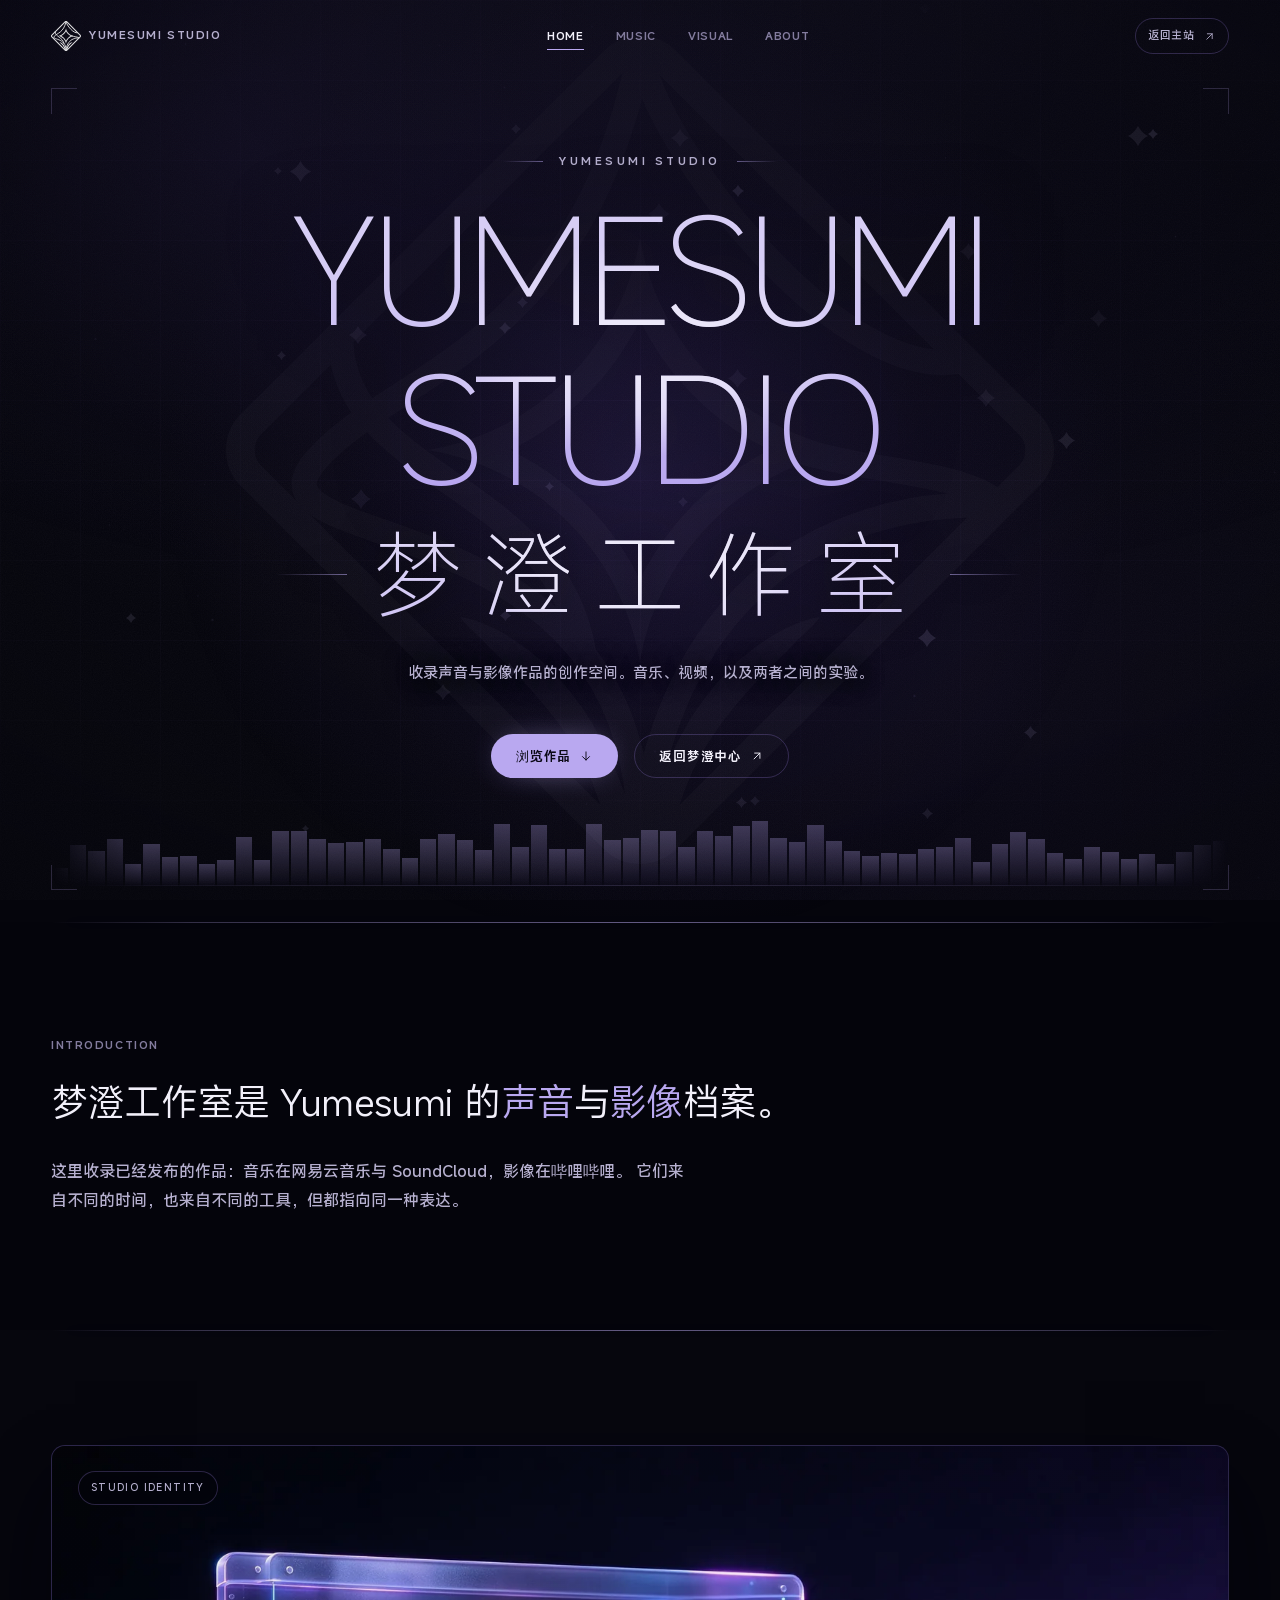
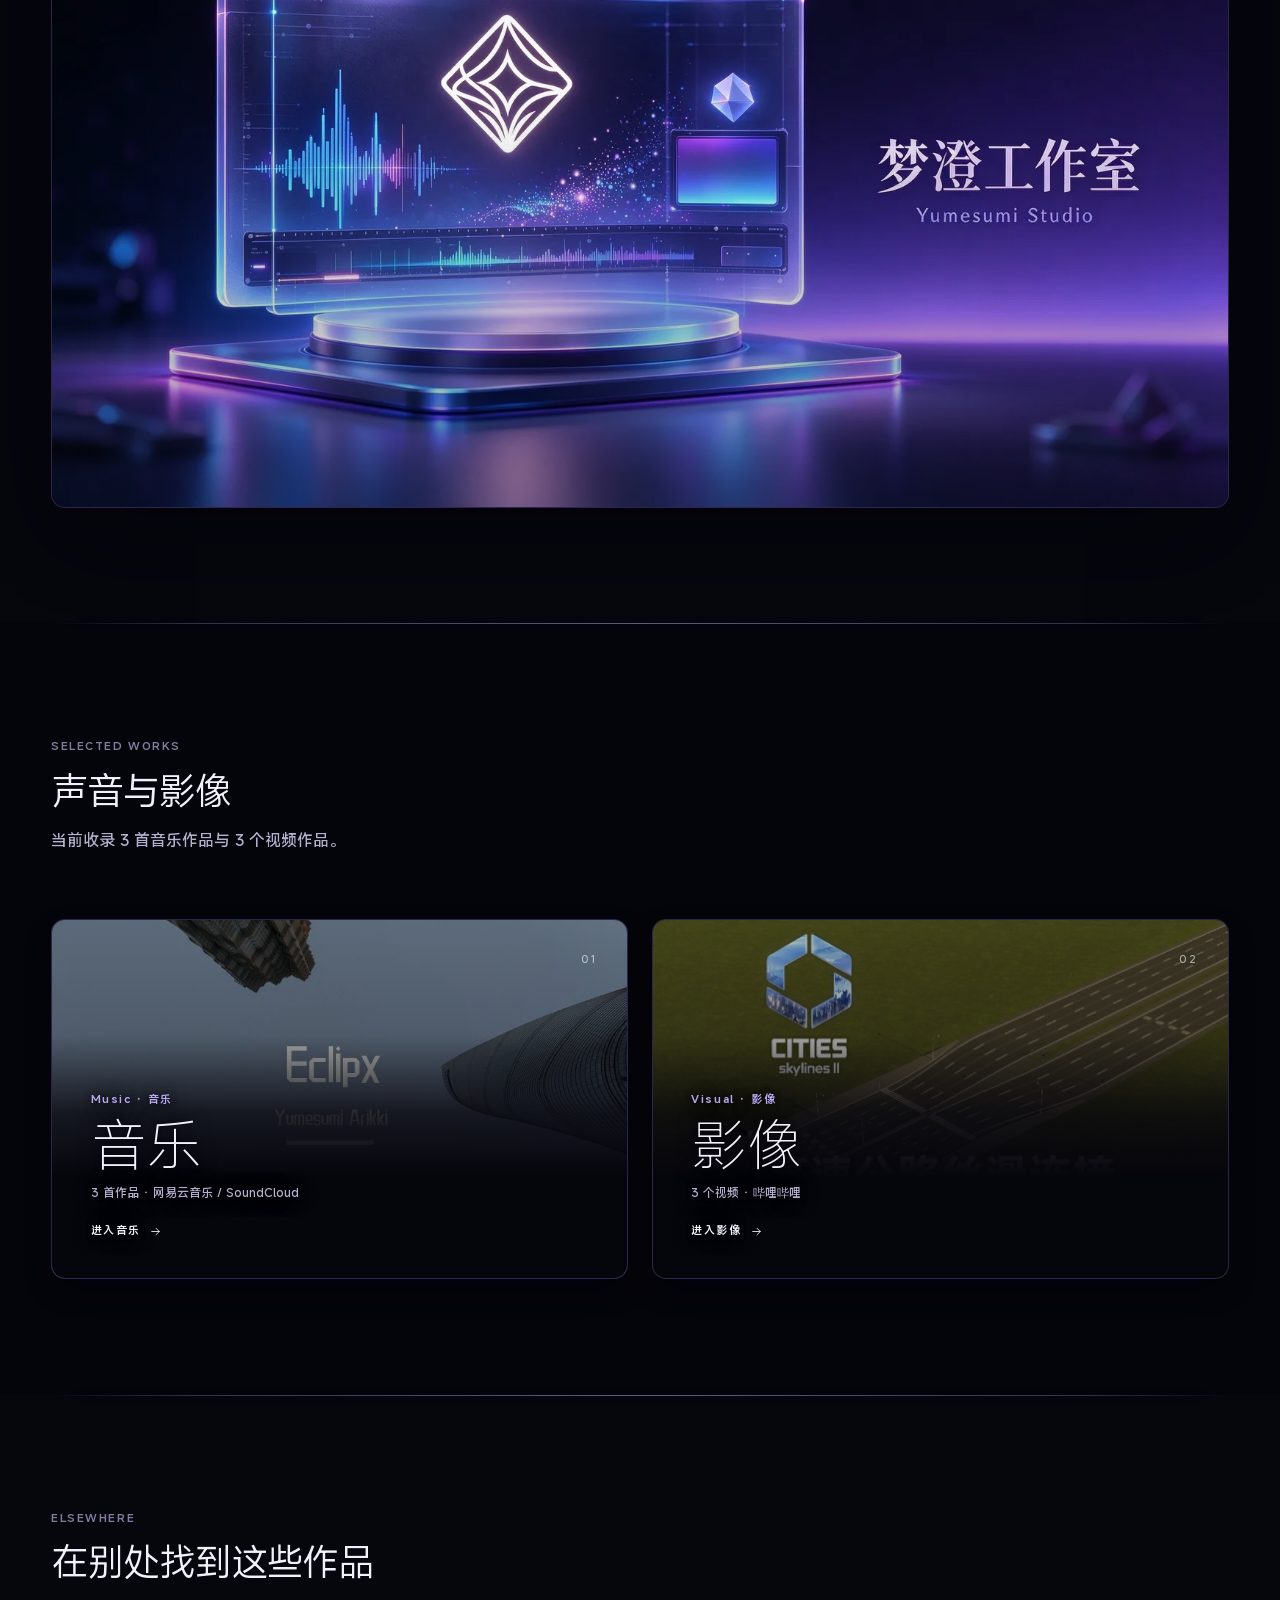
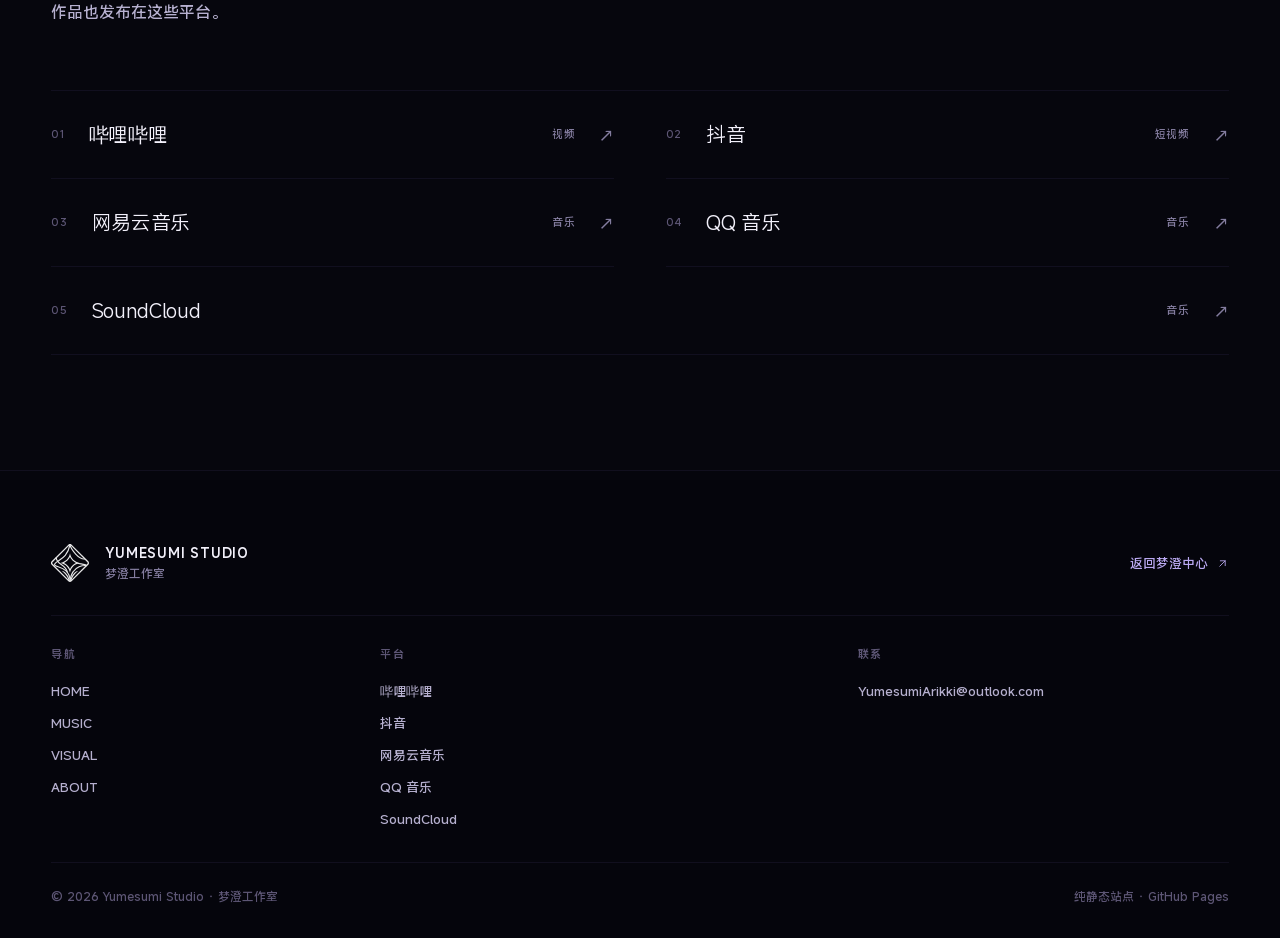
<file: index.html>
<!DOCTYPE html>
<html lang="zh-CN">
<head>
  <meta charset="UTF-8">
  <meta name="viewport" content="width=device-width, initial-scale=1, viewport-fit=cover">

  <title>梦澄工作室 · Yumesumi Studio</title>
  <meta name="description" content="梦澄工作室（Yumesumi Studio）收录 Yumesumi 制作的声音与影像作品：音乐、视频，以及两者之间的实验。">
  <link rel="canonical" href="https://studio.yumesumi.cyou/">

  <meta property="og:type" content="website">
  <meta property="og:site_name" content="Yumesumi Studio">
  <meta property="og:title" content="梦澄工作室 · Yumesumi Studio">
  <meta property="og:description" content="收录声音与影像作品的创作空间。">
  <meta property="og:image" content="https://studio.yumesumi.cyou/assets/brand/og.jpg">
  <meta property="og:url" content="https://studio.yumesumi.cyou/">

  <meta name="twitter:card" content="summary_large_image">
  <meta name="twitter:title" content="梦澄工作室 · Yumesumi Studio">
  <meta name="twitter:description" content="收录声音与影像作品的创作空间。">
  <meta name="twitter:image" content="https://studio.yumesumi.cyou/assets/brand/og.jpg">

  <meta name="theme-color" content="#05050c">
  <meta name="color-scheme" content="dark">

  <link rel="icon" href="assets/brand/logo.svg" type="image/svg+xml">
  <link rel="apple-touch-icon" href="assets/brand/logo.svg">

  <link rel="preload" href="assets/fonts/misans-latin.woff2" as="font" type="font/woff2" crossorigin>
  <link rel="stylesheet" href="assets/fonts/fonts.css">
  <link rel="stylesheet" href="assets/css/global.css">
  <link rel="stylesheet" href="assets/css/site.css">
  <script src="assets/js/site.js" defer></script>
</head>
<body>
  <a class="ys-skip-link" href="#main">跳转到主要内容</a>

  <div class="ambience" aria-hidden="true">
    <div class="ambience__aurora ambience__aurora--a"></div>
    <div class="ambience__aurora ambience__aurora--b"></div>
    <div class="ambience__aurora ambience__aurora--c"></div>
    <div class="ambience__grid"></div>
    <img class="ambience__mark" src="assets/brand/logo.svg" width="722" height="722" alt="">
    <div class="starfield" data-starfield></div>
    <div class="ambience__vignette"></div>
    <div class="ambience__grain"></div>
  </div>

  <header class="site-nav" data-site-nav>
    <div class="site-nav__inner ys-container ys-container--wide">
      <a class="site-nav__brand" href="index.html" aria-label="梦澄工作室首页">
        <img class="site-nav__mark" src="assets/brand/logo.svg" width="30" height="30" alt="">
        <span class="site-nav__wordmark">YUMESUMI STUDIO</span>
      </a>

      <nav class="site-nav__links" aria-label="主导航">
        <ul>
          <li><a class="site-nav__link is-active" href="index.html" aria-current="page">HOME</a></li>
          <li><a class="site-nav__link" href="music.html">MUSIC</a></li>
          <li><a class="site-nav__link" href="media.html">VISUAL</a></li>
          <li><a class="site-nav__link" href="about.html">ABOUT</a></li>
        </ul>
      </nav>

      <div class="site-nav__actions">
        <a class="site-nav__back" href="https://yumesumi.cyou/" aria-label="返回梦澄中心">
          <span>返回主站</span>
          <svg viewBox="0 0 24 24" width="13" height="13" fill="none" stroke="currentColor" stroke-width="1.6" stroke-linecap="round" stroke-linejoin="round" aria-hidden="true">
            <path d="M7 17 17 7M8 7h9v9"></path>
          </svg>
        </a>

        <button class="site-nav__toggle" type="button" aria-expanded="false" aria-controls="site-menu" data-menu-toggle>
          <span class="site-nav__toggle-label">MENU</span>
          <span class="site-nav__toggle-icon" aria-hidden="true">
            <span></span>
            <span></span>
          </span>
          <span class="ys-sr-only">打开菜单</span>
        </button>
      </div>
    </div>
  </header>

  <div class="site-menu" id="site-menu" hidden data-menu-panel>
    <button class="site-menu__close" type="button" data-menu-close aria-label="关闭菜单">
      <span></span>
      <span></span>
    </button>

    <div class="site-menu__inner ys-container">
      <nav aria-label="移动端导航">
        <ul class="site-menu__list">
          <li style="--i: 0">
            <a class="site-menu__link is-active" href="index.html" aria-current="page">
              <span class="site-menu__index">01</span>
              <span class="site-menu__label">HOME</span>
            </a>
          </li>
          <li style="--i: 1">
            <a class="site-menu__link" href="music.html">
              <span class="site-menu__index">02</span>
              <span class="site-menu__label">MUSIC</span>
            </a>
          </li>
          <li style="--i: 2">
            <a class="site-menu__link" href="media.html">
              <span class="site-menu__index">03</span>
              <span class="site-menu__label">VISUAL</span>
            </a>
          </li>
          <li style="--i: 3">
            <a class="site-menu__link" href="about.html">
              <span class="site-menu__index">04</span>
              <span class="site-menu__label">ABOUT</span>
            </a>
          </li>
        </ul>
      </nav>

      <div class="site-menu__foot">
        <a class="site-menu__meta" href="https://yumesumi.cyou/">返回梦澄中心</a>
        <a class="site-menu__meta" href="mailto:YumesumiArikki@outlook.com">YumesumiArikki@outlook.com</a>
      </div>
    </div>
  </div>

  <main id="main">
    <section class="hero" data-hero>
      <div class="hero__backdrop" aria-hidden="true">
        <div class="hero__glow"></div>
        <div class="hero__scan"></div>
        <div class="hero__hud">
          <span></span>
          <span></span>
          <span></span>
          <span></span>
        </div>
      </div>

      <div class="hero__content ys-container ys-container--wide">
        <p class="hero__eyebrow">YUMESUMI STUDIO</p>

        <h1 class="hero__wordmark" data-spotlight>
          <span class="hero__wordmark-line">YUMESUMI</span>
          <span class="hero__wordmark-line">STUDIO</span>
        </h1>

        <p class="hero__name-zh" data-spotlight>梦澄工作室</p>

        <p class="hero__lede">
          收录声音与影像作品的创作空间。音乐、视频，以及两者之间的实验。
        </p>

        <div class="hero__actions">
          <a class="button button--primary" href="#works">
            <span>浏览作品</span>
            <svg viewBox="0 0 24 24" width="14" height="14" fill="none" stroke="currentColor" stroke-width="1.6" stroke-linecap="round" stroke-linejoin="round" aria-hidden="true">
              <path d="M12 5v14M6 13l6 6 6-6"></path>
            </svg>
          </a>

          <a class="button button--ghost" href="https://yumesumi.cyou/">
            <span>返回梦澄中心</span>
            <svg viewBox="0 0 24 24" width="14" height="14" fill="none" stroke="currentColor" stroke-width="1.6" stroke-linecap="round" stroke-linejoin="round" aria-hidden="true">
              <path d="M7 17 17 7M8 7h9v9"></path>
            </svg>
          </a>
        </div>
      </div>

      <div class="hero__spectrum" data-spectrum aria-hidden="true"></div>
    </section>

    <section class="intro ys-section" id="introduction">
      <div class="ys-container">
        <div class="intro__inner">
          <p class="ys-eyebrow">Introduction</p>

          <p class="intro__statement">
            梦澄工作室是 Yumesumi 的<span class="intro__accent">声音</span>与<span class="intro__accent">影像</span>档案。
          </p>

          <p class="intro__detail">
            这里收录已经发布的作品：音乐在网易云音乐与 SoundCloud，影像在哔哩哔哩。
            它们来自不同的时间，也来自不同的工具，但都指向同一种表达。
          </p>
        </div>
      </div>
    </section>

    <section class="studio-visual ys-section" aria-label="工作室视觉">
      <div class="ys-container ys-container--wide">
        <figure class="studio-banner">
          <img class="studio-banner__img" src="assets/brand/studio-banner.webp" width="1600" height="900" alt="悬浮的透明屏幕、声波与梦澄工作室标记组成的品牌视觉" loading="lazy">
          <span class="studio-banner__label">Studio Identity</span>
          <figcaption class="ys-sr-only">梦澄工作室视觉标识</figcaption>
        </figure>
      </div>
    </section>

    <section class="works-preview ys-section" id="works">
      <div class="ys-container">
        <div class="section-head">
          <p class="ys-eyebrow">Selected Works</p>
          <h2>声音与影像</h2>
          <p class="section-head__desc">当前收录 3 首音乐作品与 3 个视频作品。</p>
        </div>

        <div class="portal-grid">
          <a class="portal" href="music.html">
            <img class="portal__img" src="assets/covers/music-eclipx.webp" width="800" height="800" alt="Eclipx(feat.荼鸢) 专辑封面">
            <span class="portal__shade"></span>
            <span class="portal__index">01</span>
            <span class="portal__body">
              <span class="portal__label">Music · 音乐</span>
              <span class="portal__title">音乐</span>
              <span class="portal__meta">3 首作品 · 网易云音乐 / SoundCloud</span>
              <span class="portal__link">
                进入音乐
                <svg viewBox="0 0 24 24" width="13" height="13" fill="none" stroke="currentColor" stroke-width="1.6" stroke-linecap="round" stroke-linejoin="round" aria-hidden="true">
                  <path d="M5 12h14M13 6l6 6-6 6"></path>
                </svg>
              </span>
            </span>
          </a>

          <a class="portal" href="media.html">
            <img class="portal__img" src="assets/covers/video-skyline.webp" width="1280" height="720" alt="天际线2高速公路连接教程封面">
            <span class="portal__shade"></span>
            <span class="portal__index">02</span>
            <span class="portal__body">
              <span class="portal__label">Visual · 影像</span>
              <span class="portal__title">影像</span>
              <span class="portal__meta">3 个视频 · 哔哩哔哩</span>
              <span class="portal__link">
                进入影像
                <svg viewBox="0 0 24 24" width="13" height="13" fill="none" stroke="currentColor" stroke-width="1.6" stroke-linecap="round" stroke-linejoin="round" aria-hidden="true">
                  <path d="M5 12h14M13 6l6 6-6 6"></path>
                </svg>
              </span>
            </span>
          </a>
        </div>
      </div>
    </section>

    <section class="platforms ys-section">
      <div class="ys-container">
        <div class="section-head">
          <p class="ys-eyebrow">Elsewhere</p>
          <h2>在别处找到这些作品</h2>
          <p class="section-head__desc">作品也发布在这些平台。</p>
        </div>

        <ul class="platform-list">
          <li>
            <a class="platform-list__link" href="https://space.bilibili.com/265604149" target="_blank" rel="noopener noreferrer">
              <span class="platform-list__index">01</span>
              <span class="platform-list__name">哔哩哔哩</span>
              <span class="platform-list__kind">视频</span>
              <span class="platform-list__arrow" aria-hidden="true">↗</span>
            </a>
          </li>
          <li>
            <a class="platform-list__link" href="https://v.douyin.com/C-jmmYX4EuY/" target="_blank" rel="noopener noreferrer">
              <span class="platform-list__index">02</span>
              <span class="platform-list__name">抖音</span>
              <span class="platform-list__kind">短视频</span>
              <span class="platform-list__arrow" aria-hidden="true">↗</span>
            </a>
          </li>
          <li>
            <a class="platform-list__link" href="https://music.163.com/#/artist?id=46905106" target="_blank" rel="noopener noreferrer">
              <span class="platform-list__index">03</span>
              <span class="platform-list__name">网易云音乐</span>
              <span class="platform-list__kind">音乐</span>
              <span class="platform-list__arrow" aria-hidden="true">↗</span>
            </a>
          </li>
          <li>
            <a class="platform-list__link" href="https://y.qq.com/n/ryqq_v2/singer/003SkOLA4PKTkm" target="_blank" rel="noopener noreferrer">
              <span class="platform-list__index">04</span>
              <span class="platform-list__name">QQ 音乐</span>
              <span class="platform-list__kind">音乐</span>
              <span class="platform-list__arrow" aria-hidden="true">↗</span>
            </a>
          </li>
          <li>
            <a class="platform-list__link" href="https://soundcloud.com/yumesumi_arikki" target="_blank" rel="noopener noreferrer">
              <span class="platform-list__index">05</span>
              <span class="platform-list__name">SoundCloud</span>
              <span class="platform-list__kind">音乐</span>
              <span class="platform-list__arrow" aria-hidden="true">↗</span>
            </a>
          </li>
        </ul>
      </div>
    </section>
  </main>

  <footer class="site-footer">
    <div class="ys-container ys-container--wide">
      <div class="site-footer__top">
        <div class="site-footer__brand">
          <img class="site-footer__mark" src="assets/brand/logo.svg" width="38" height="38" alt="">
          <div>
            <p class="site-footer__name">YUMESUMI STUDIO</p>
            <p class="site-footer__zh">梦澄工作室</p>
          </div>
        </div>

        <a class="site-footer__back" href="https://yumesumi.cyou/">
          返回梦澄中心
          <svg viewBox="0 0 24 24" width="13" height="13" fill="none" stroke="currentColor" stroke-width="1.6" stroke-linecap="round" stroke-linejoin="round" aria-hidden="true">
            <path d="M7 17 17 7M8 7h9v9"></path>
          </svg>
        </a>
      </div>

      <div class="site-footer__grid">
        <nav class="site-footer__col" aria-label="页脚导航">
          <h2 class="site-footer__title">导航</h2>
          <ul>
            <li><a href="index.html">HOME</a></li>
            <li><a href="music.html">MUSIC</a></li>
            <li><a href="media.html">VISUAL</a></li>
            <li><a href="about.html">ABOUT</a></li>
          </ul>
        </nav>

        <nav class="site-footer__col" aria-label="平台链接">
          <h2 class="site-footer__title">平台</h2>
          <ul>
            <li><a href="https://space.bilibili.com/265604149" target="_blank" rel="noopener noreferrer">哔哩哔哩</a></li>
            <li><a href="https://v.douyin.com/C-jmmYX4EuY/" target="_blank" rel="noopener noreferrer">抖音</a></li>
            <li><a href="https://music.163.com/#/artist?id=46905106" target="_blank" rel="noopener noreferrer">网易云音乐</a></li>
            <li><a href="https://y.qq.com/n/ryqq_v2/singer/003SkOLA4PKTkm" target="_blank" rel="noopener noreferrer">QQ 音乐</a></li>
            <li><a href="https://soundcloud.com/yumesumi_arikki" target="_blank" rel="noopener noreferrer">SoundCloud</a></li>
          </ul>
        </nav>

        <div class="site-footer__col">
          <h2 class="site-footer__title">联系</h2>
          <ul>
            <li><a href="mailto:YumesumiArikki@outlook.com">YumesumiArikki@outlook.com</a></li>
          </ul>
        </div>
      </div>

      <div class="site-footer__bottom">
        <p>© 2026 Yumesumi Studio · 梦澄工作室</p>
        <p>纯静态站点 · GitHub Pages</p>
      </div>
    </div>
  </footer>
</body>
</html>
</file>
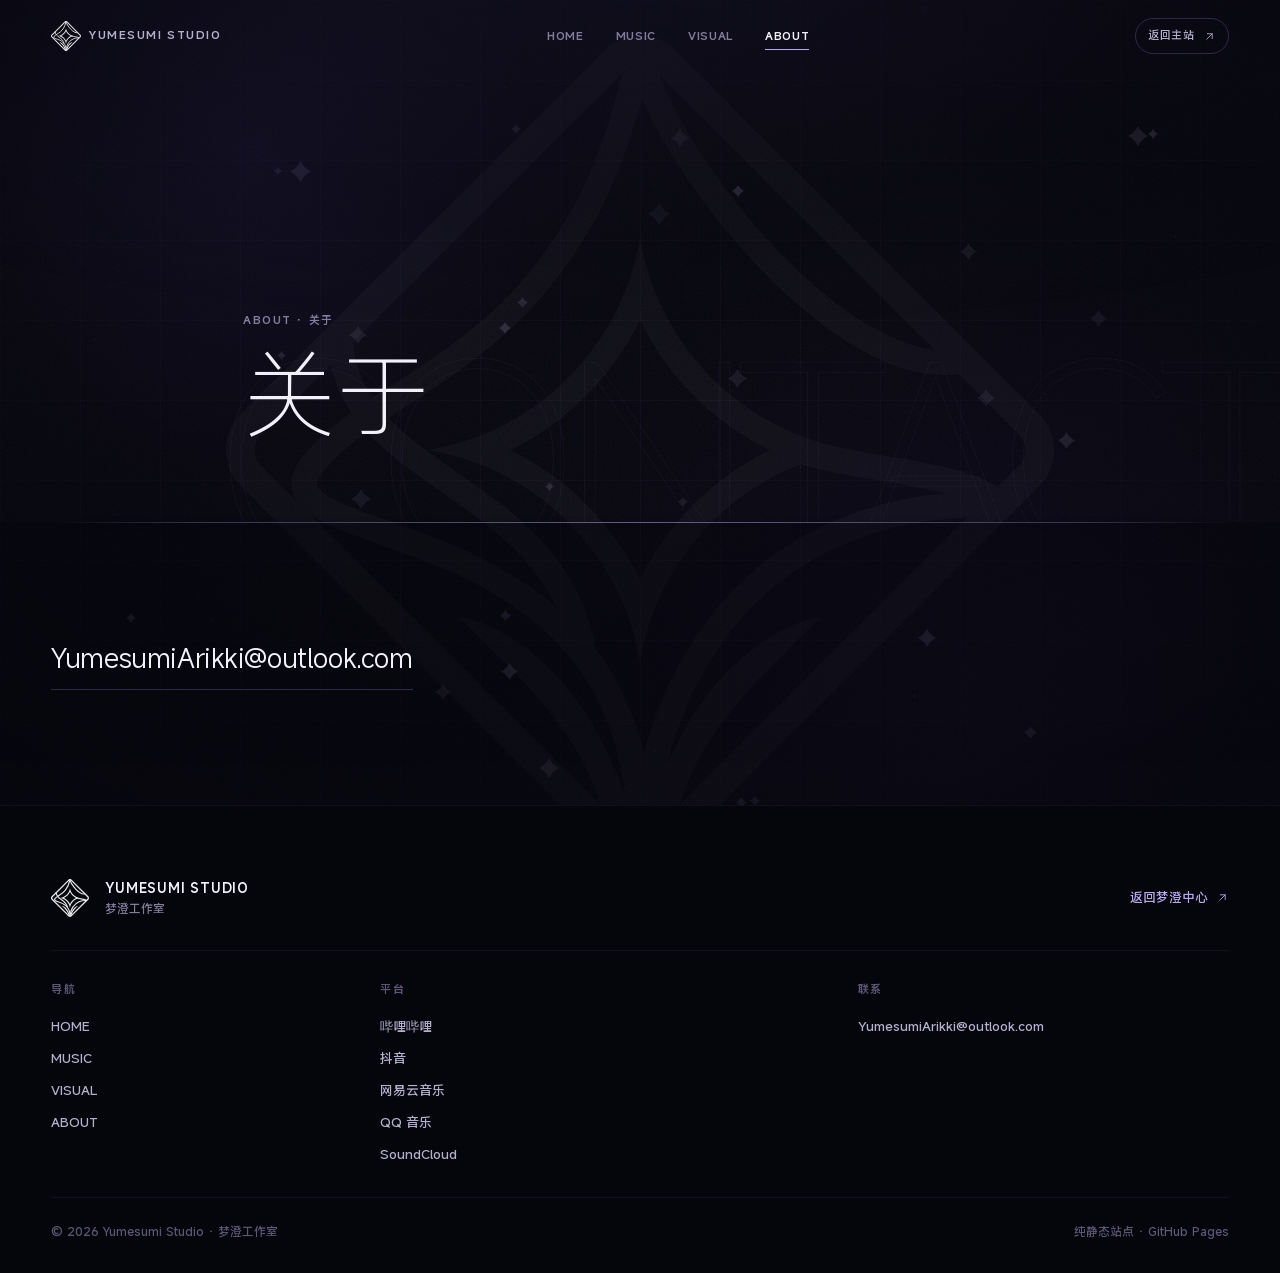
<file: about.html>
<!DOCTYPE html>
<html lang="zh-CN">
<head>
  <meta charset="UTF-8">
  <meta name="viewport" content="width=device-width, initial-scale=1, viewport-fit=cover">

  <title>关于 · 梦澄工作室</title>
  <meta name="description" content="联系梦澄工作室。">
  <link rel="canonical" href="https://studio.yumesumi.cyou/about.html">

  <meta property="og:type" content="website">
  <meta property="og:site_name" content="Yumesumi Studio">
  <meta property="og:title" content="关于 · 梦澄工作室">
  <meta property="og:description" content="联系梦澄工作室。">
  <meta property="og:image" content="https://studio.yumesumi.cyou/assets/brand/og.jpg">
  <meta property="og:url" content="https://studio.yumesumi.cyou/about.html">

  <meta name="twitter:card" content="summary_large_image">
  <meta name="twitter:title" content="关于 · 梦澄工作室">
  <meta name="twitter:description" content="联系梦澄工作室。">
  <meta name="twitter:image" content="https://studio.yumesumi.cyou/assets/brand/og.jpg">

  <meta name="theme-color" content="#05050c">
  <meta name="color-scheme" content="dark">

  <link rel="icon" href="assets/brand/logo.svg" type="image/svg+xml">
  <link rel="apple-touch-icon" href="assets/brand/logo.svg">

  <link rel="preload" href="assets/fonts/misans-latin.woff2" as="font" type="font/woff2" crossorigin>
  <link rel="stylesheet" href="assets/fonts/fonts.css">
  <link rel="stylesheet" href="assets/css/global.css">
  <link rel="stylesheet" href="assets/css/site.css">
  <script src="assets/js/site.js" defer></script>
</head>
<body>
  <a class="ys-skip-link" href="#main">跳转到主要内容</a>

  <div class="ambience" aria-hidden="true">
    <div class="ambience__aurora ambience__aurora--a"></div>
    <div class="ambience__aurora ambience__aurora--b"></div>
    <div class="ambience__aurora ambience__aurora--c"></div>
    <div class="ambience__grid"></div>
    <img class="ambience__mark" src="assets/brand/logo.svg" width="722" height="722" alt="">
    <div class="starfield" data-starfield></div>
    <div class="ambience__vignette"></div>
    <div class="ambience__grain"></div>
  </div>

  <header class="site-nav" data-site-nav>
    <div class="site-nav__inner ys-container ys-container--wide">
      <a class="site-nav__brand" href="index.html" aria-label="梦澄工作室首页">
        <img class="site-nav__mark" src="assets/brand/logo.svg" width="30" height="30" alt="">
        <span class="site-nav__wordmark">YUMESUMI STUDIO</span>
      </a>

      <nav class="site-nav__links" aria-label="主导航">
        <ul>
          <li><a class="site-nav__link" href="index.html">HOME</a></li>
          <li><a class="site-nav__link" href="music.html">MUSIC</a></li>
          <li><a class="site-nav__link" href="media.html">VISUAL</a></li>
          <li><a class="site-nav__link is-active" href="about.html" aria-current="page">ABOUT</a></li>
        </ul>
      </nav>

      <div class="site-nav__actions">
        <a class="site-nav__back" href="https://yumesumi.cyou/" aria-label="返回梦澄中心">
          <span>返回主站</span>
          <svg viewBox="0 0 24 24" width="13" height="13" fill="none" stroke="currentColor" stroke-width="1.6" stroke-linecap="round" stroke-linejoin="round" aria-hidden="true">
            <path d="M7 17 17 7M8 7h9v9"></path>
          </svg>
        </a>

        <button class="site-nav__toggle" type="button" aria-expanded="false" aria-controls="site-menu" data-menu-toggle>
          <span class="site-nav__toggle-label">MENU</span>
          <span class="site-nav__toggle-icon" aria-hidden="true">
            <span></span>
            <span></span>
          </span>
          <span class="ys-sr-only">打开菜单</span>
        </button>
      </div>
    </div>
  </header>

  <div class="site-menu" id="site-menu" hidden data-menu-panel>
    <button class="site-menu__close" type="button" data-menu-close aria-label="关闭菜单">
      <span></span>
      <span></span>
    </button>

    <div class="site-menu__inner ys-container">
      <nav aria-label="移动端导航">
        <ul class="site-menu__list">
          <li style="--i: 0">
            <a class="site-menu__link" href="index.html">
              <span class="site-menu__index">01</span>
              <span class="site-menu__label">HOME</span>
            </a>
          </li>
          <li style="--i: 1">
            <a class="site-menu__link" href="music.html">
              <span class="site-menu__index">02</span>
              <span class="site-menu__label">MUSIC</span>
            </a>
          </li>
          <li style="--i: 2">
            <a class="site-menu__link" href="media.html">
              <span class="site-menu__index">03</span>
              <span class="site-menu__label">VISUAL</span>
            </a>
          </li>
          <li style="--i: 3">
            <a class="site-menu__link is-active" href="about.html" aria-current="page">
              <span class="site-menu__index">04</span>
              <span class="site-menu__label">ABOUT</span>
            </a>
          </li>
        </ul>
      </nav>

      <div class="site-menu__foot">
        <a class="site-menu__meta" href="https://yumesumi.cyou/">返回梦澄中心</a>
        <a class="site-menu__meta" href="mailto:YumesumiArikki@outlook.com">YumesumiArikki@outlook.com</a>
      </div>
    </div>
  </div>

  <main id="main">
    <section class="page-hero">
      <span class="page-hero__ghost" aria-hidden="true">CONTACT</span>

      <div class="page-hero__inner ys-container">
        <p class="ys-eyebrow page-hero__eyebrow">About · 关于</p>
        <h1 class="page-hero__title">关于</h1>
      </div>
    </section>

    <section class="contact-section ys-section">
      <div class="ys-container">
        <div class="contact-block">
          <a class="contact-email" href="mailto:YumesumiArikki@outlook.com">YumesumiArikki@outlook.com</a>
        </div>
      </div>
    </section>
  </main>

  <footer class="site-footer">
    <div class="ys-container ys-container--wide">
      <div class="site-footer__top">
        <div class="site-footer__brand">
          <img class="site-footer__mark" src="assets/brand/logo.svg" width="38" height="38" alt="">
          <div>
            <p class="site-footer__name">YUMESUMI STUDIO</p>
            <p class="site-footer__zh">梦澄工作室</p>
          </div>
        </div>

        <a class="site-footer__back" href="https://yumesumi.cyou/">
          返回梦澄中心
          <svg viewBox="0 0 24 24" width="13" height="13" fill="none" stroke="currentColor" stroke-width="1.6" stroke-linecap="round" stroke-linejoin="round" aria-hidden="true">
            <path d="M7 17 17 7M8 7h9v9"></path>
          </svg>
        </a>
      </div>

      <div class="site-footer__grid">
        <nav class="site-footer__col" aria-label="页脚导航">
          <h2 class="site-footer__title">导航</h2>
          <ul>
            <li><a href="index.html">HOME</a></li>
            <li><a href="music.html">MUSIC</a></li>
            <li><a href="media.html">VISUAL</a></li>
            <li><a href="about.html">ABOUT</a></li>
          </ul>
        </nav>

        <nav class="site-footer__col" aria-label="平台链接">
          <h2 class="site-footer__title">平台</h2>
          <ul>
            <li><a href="https://space.bilibili.com/265604149" target="_blank" rel="noopener noreferrer">哔哩哔哩</a></li>
            <li><a href="https://v.douyin.com/C-jmmYX4EuY/" target="_blank" rel="noopener noreferrer">抖音</a></li>
            <li><a href="https://music.163.com/#/artist?id=46905106" target="_blank" rel="noopener noreferrer">网易云音乐</a></li>
            <li><a href="https://y.qq.com/n/ryqq_v2/singer/003SkOLA4PKTkm" target="_blank" rel="noopener noreferrer">QQ 音乐</a></li>
            <li><a href="https://soundcloud.com/yumesumi_arikki" target="_blank" rel="noopener noreferrer">SoundCloud</a></li>
          </ul>
        </nav>

        <div class="site-footer__col">
          <h2 class="site-footer__title">联系</h2>
          <ul>
            <li><a href="mailto:YumesumiArikki@outlook.com">YumesumiArikki@outlook.com</a></li>
          </ul>
        </div>
      </div>

      <div class="site-footer__bottom">
        <p>© 2026 Yumesumi Studio · 梦澄工作室</p>
        <p>纯静态站点 · GitHub Pages</p>
      </div>
    </div>
  </footer>
</body>
</html>
</file>
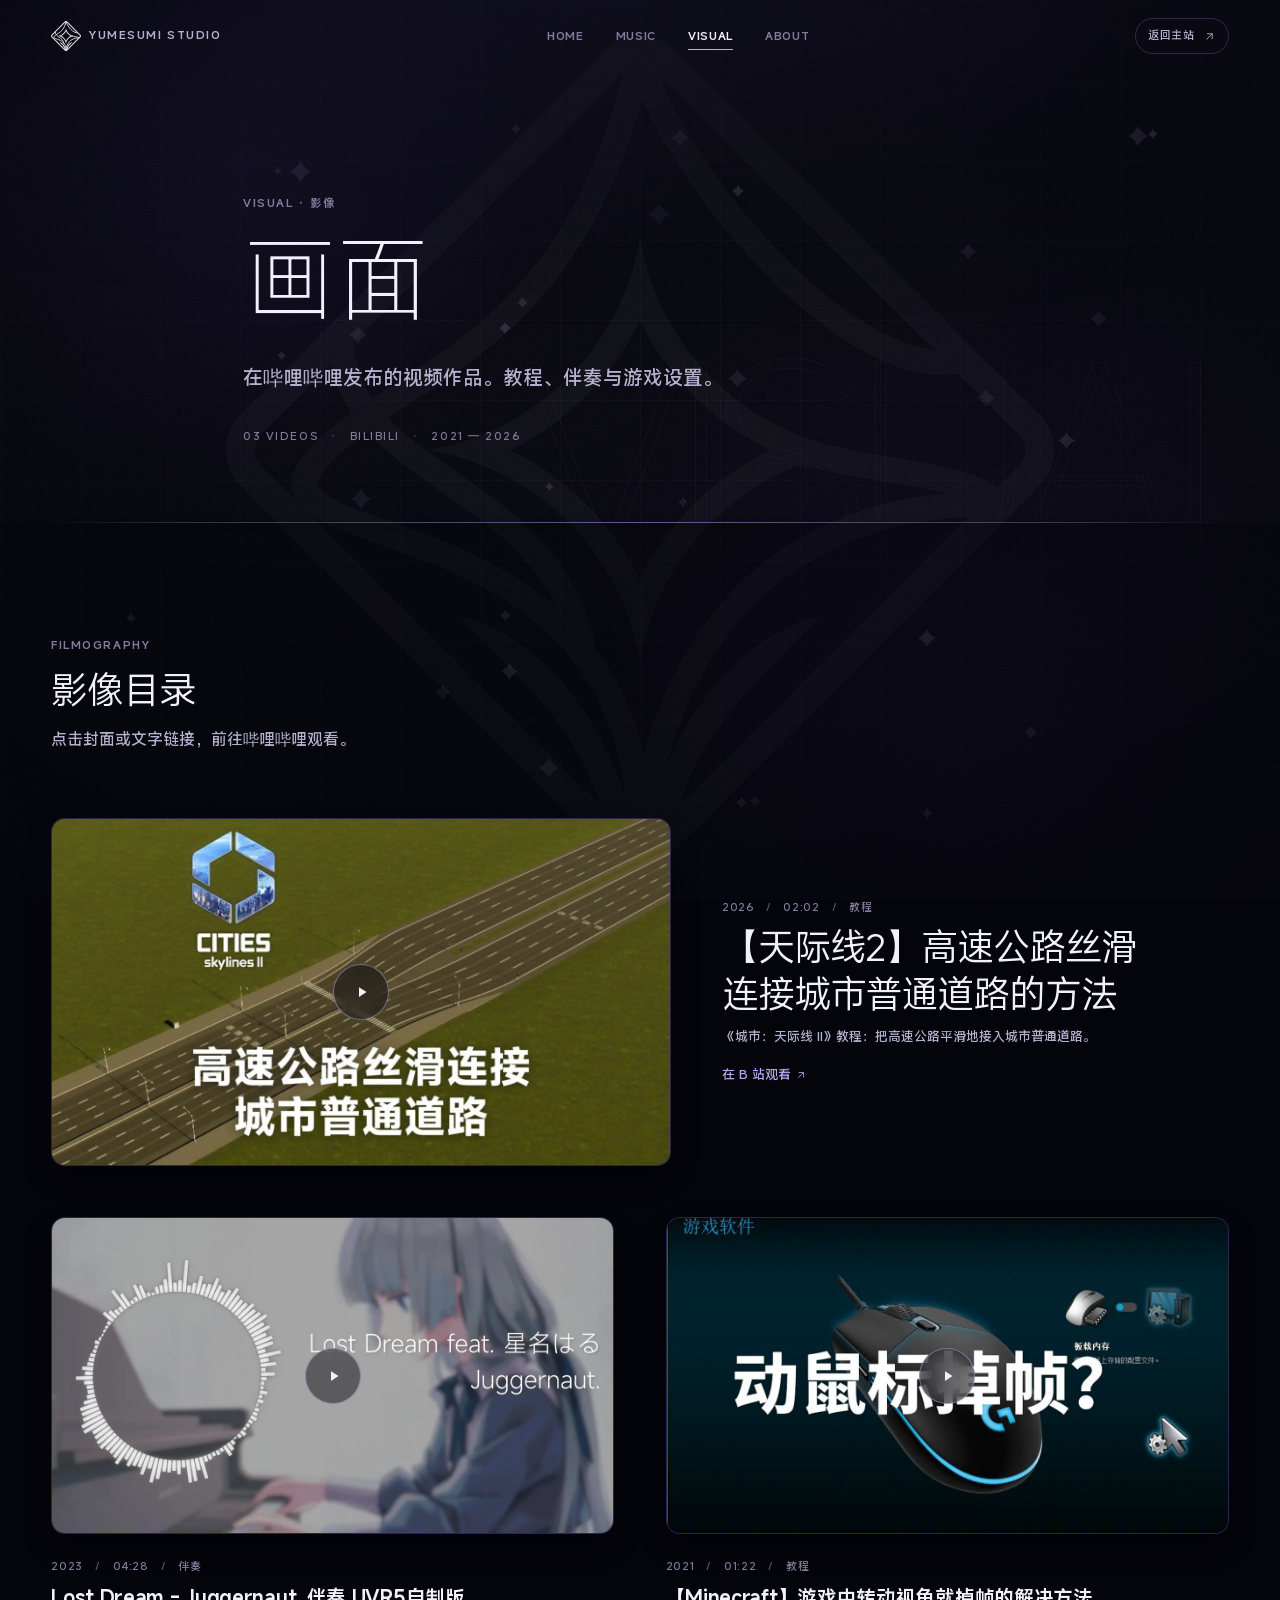
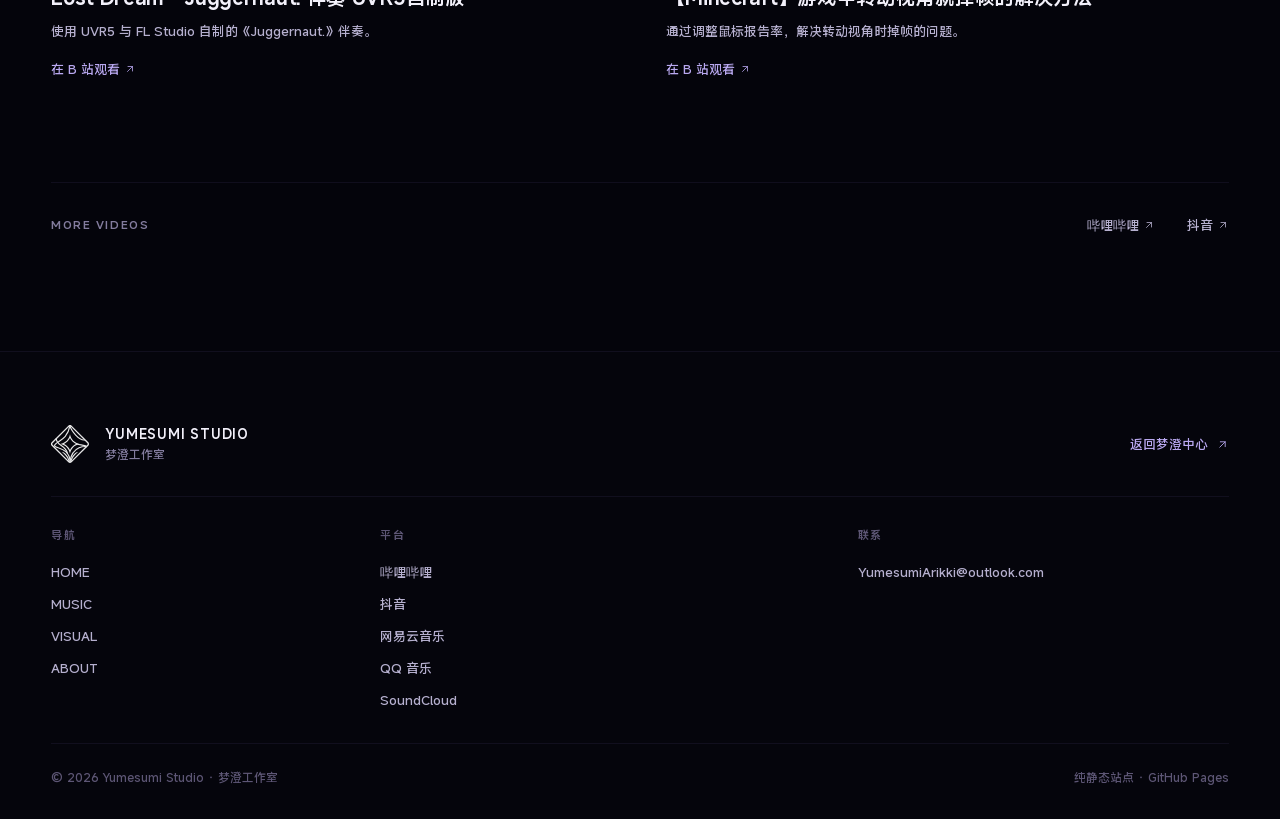
<file: media.html>
<!DOCTYPE html>
<html lang="zh-CN">
<head>
  <meta charset="UTF-8">
  <meta name="viewport" content="width=device-width, initial-scale=1, viewport-fit=cover">

  <title>影像 · 梦澄工作室</title>
  <meta name="description" content="梦澄工作室的影像作品：天际线2高速公路连接教程、Lost Dream 伴奏、Minecraft 掉帧解决方法。">
  <link rel="canonical" href="https://studio.yumesumi.cyou/media.html">

  <meta property="og:type" content="website">
  <meta property="og:site_name" content="Yumesumi Studio">
  <meta property="og:title" content="影像 · 梦澄工作室">
  <meta property="og:description" content="收录声音与影像作品的创作空间。">
  <meta property="og:image" content="https://studio.yumesumi.cyou/assets/brand/og.jpg">
  <meta property="og:url" content="https://studio.yumesumi.cyou/media.html">

  <meta name="twitter:card" content="summary_large_image">
  <meta name="twitter:title" content="影像 · 梦澄工作室">
  <meta name="twitter:description" content="收录声音与影像作品的创作空间。">
  <meta name="twitter:image" content="https://studio.yumesumi.cyou/assets/brand/og.jpg">

  <meta name="theme-color" content="#05050c">
  <meta name="color-scheme" content="dark">

  <link rel="icon" href="assets/brand/logo.svg" type="image/svg+xml">
  <link rel="apple-touch-icon" href="assets/brand/logo.svg">

  <link rel="preload" href="assets/fonts/misans-latin.woff2" as="font" type="font/woff2" crossorigin>
  <link rel="stylesheet" href="assets/fonts/fonts.css">
  <link rel="stylesheet" href="assets/css/global.css">
  <link rel="stylesheet" href="assets/css/site.css">
  <script src="assets/js/site.js" defer></script>
</head>
<body>
  <a class="ys-skip-link" href="#main">跳转到主要内容</a>

  <div class="ambience" aria-hidden="true">
    <div class="ambience__aurora ambience__aurora--a"></div>
    <div class="ambience__aurora ambience__aurora--b"></div>
    <div class="ambience__aurora ambience__aurora--c"></div>
    <div class="ambience__grid"></div>
    <img class="ambience__mark" src="assets/brand/logo.svg" width="722" height="722" alt="">
    <div class="starfield" data-starfield></div>
    <div class="ambience__vignette"></div>
    <div class="ambience__grain"></div>
  </div>

  <header class="site-nav" data-site-nav>
    <div class="site-nav__inner ys-container ys-container--wide">
      <a class="site-nav__brand" href="index.html" aria-label="梦澄工作室首页">
        <img class="site-nav__mark" src="assets/brand/logo.svg" width="30" height="30" alt="">
        <span class="site-nav__wordmark">YUMESUMI STUDIO</span>
      </a>

      <nav class="site-nav__links" aria-label="主导航">
        <ul>
          <li><a class="site-nav__link" href="index.html">HOME</a></li>
          <li><a class="site-nav__link" href="music.html">MUSIC</a></li>
          <li><a class="site-nav__link is-active" href="media.html" aria-current="page">VISUAL</a></li>
          <li><a class="site-nav__link" href="about.html">ABOUT</a></li>
        </ul>
      </nav>

      <div class="site-nav__actions">
        <a class="site-nav__back" href="https://yumesumi.cyou/" aria-label="返回梦澄中心">
          <span>返回主站</span>
          <svg viewBox="0 0 24 24" width="13" height="13" fill="none" stroke="currentColor" stroke-width="1.6" stroke-linecap="round" stroke-linejoin="round" aria-hidden="true">
            <path d="M7 17 17 7M8 7h9v9"></path>
          </svg>
        </a>

        <button class="site-nav__toggle" type="button" aria-expanded="false" aria-controls="site-menu" data-menu-toggle>
          <span class="site-nav__toggle-label">MENU</span>
          <span class="site-nav__toggle-icon" aria-hidden="true">
            <span></span>
            <span></span>
          </span>
          <span class="ys-sr-only">打开菜单</span>
        </button>
      </div>
    </div>
  </header>

  <div class="site-menu" id="site-menu" hidden data-menu-panel>
    <button class="site-menu__close" type="button" data-menu-close aria-label="关闭菜单">
      <span></span>
      <span></span>
    </button>

    <div class="site-menu__inner ys-container">
      <nav aria-label="移动端导航">
        <ul class="site-menu__list">
          <li style="--i: 0">
            <a class="site-menu__link" href="index.html">
              <span class="site-menu__index">01</span>
              <span class="site-menu__label">HOME</span>
            </a>
          </li>
          <li style="--i: 1">
            <a class="site-menu__link" href="music.html">
              <span class="site-menu__index">02</span>
              <span class="site-menu__label">MUSIC</span>
            </a>
          </li>
          <li style="--i: 2">
            <a class="site-menu__link is-active" href="media.html" aria-current="page">
              <span class="site-menu__index">03</span>
              <span class="site-menu__label">VISUAL</span>
            </a>
          </li>
          <li style="--i: 3">
            <a class="site-menu__link" href="about.html">
              <span class="site-menu__index">04</span>
              <span class="site-menu__label">ABOUT</span>
            </a>
          </li>
        </ul>
      </nav>

      <div class="site-menu__foot">
        <a class="site-menu__meta" href="https://yumesumi.cyou/">返回梦澄中心</a>
        <a class="site-menu__meta" href="mailto:YumesumiArikki@outlook.com">YumesumiArikki@outlook.com</a>
      </div>
    </div>
  </div>

  <main id="main">
    <section class="page-hero">
      <span class="page-hero__ghost" aria-hidden="true">VISUAL</span>

      <div class="page-hero__inner ys-container">
        <p class="ys-eyebrow page-hero__eyebrow">Visual · 影像</p>
        <h1 class="page-hero__title">画面</h1>
        <p class="page-hero__lede">
          在哔哩哔哩发布的视频作品。教程、伴奏与游戏设置。
        </p>
        <div class="page-hero__meta">
          <span>03 Videos</span>
          <span>Bilibili</span>
          <span>2021 — 2026</span>
        </div>
      </div>
    </section>

    <section class="work-section ys-section">
      <div class="ys-container">
        <div class="section-head">
          <p class="ys-eyebrow">Filmography</p>
          <h2>影像目录</h2>
          <p class="section-head__desc">点击封面或文字链接，前往哔哩哔哩观看。</p>
        </div>

        <div class="work-grid work-grid--video">
          <article class="video-card video-card--wide">
            <a class="video-card__media" href="https://www.bilibili.com/video/BV1AdtV6nEsZ" target="_blank" rel="noopener noreferrer" aria-label="在哔哩哔哩观看 天际线2高速公路连接教程">
              <img class="video-card__img" src="assets/covers/video-skyline.webp" width="1280" height="720" alt="天际线2高速公路连接教程封面" loading="lazy">
              <span class="video-card__play" aria-hidden="true">
                <svg viewBox="0 0 24 24" width="18" height="18" fill="currentColor">
                  <path d="M8 5.5v13l10-6.5z"></path>
                </svg>
              </span>
            </a>
            <div class="video-card__body">
              <p class="video-card__meta">
                <span>2026</span>
                <span>02:02</span>
                <span>教程</span>
              </p>
              <h3 class="video-card__title">【天际线2】高速公路丝滑连接城市普通道路的方法</h3>
              <p class="video-card__desc">《城市：天际线 II》教程：把高速公路平滑地接入城市普通道路。</p>
              <a class="video-card__link" href="https://www.bilibili.com/video/BV1AdtV6nEsZ" target="_blank" rel="noopener noreferrer">
                在 B 站观看
                <svg viewBox="0 0 24 24" width="12" height="12" fill="none" stroke="currentColor" stroke-width="1.6" stroke-linecap="round" stroke-linejoin="round" aria-hidden="true">
                  <path d="M7 17 17 7M8 7h9v9"></path>
                </svg>
              </a>
            </div>
          </article>

          <article class="video-card">
            <a class="video-card__media" href="https://www.bilibili.com/video/BV1ku411P7wH" target="_blank" rel="noopener noreferrer" aria-label="在哔哩哔哩观看 Lost Dream - Juggernaut. 伴奏">
              <img class="video-card__img" src="assets/covers/video-lost-dream.webp" width="1280" height="720" alt="Lost Dream - Juggernaut. 伴奏封面" loading="lazy">
              <span class="video-card__play" aria-hidden="true">
                <svg viewBox="0 0 24 24" width="18" height="18" fill="currentColor">
                  <path d="M8 5.5v13l10-6.5z"></path>
                </svg>
              </span>
            </a>
            <div class="video-card__body">
              <p class="video-card__meta">
                <span>2023</span>
                <span>04:28</span>
                <span>伴奏</span>
              </p>
              <h3 class="video-card__title">Lost Dream - Juggernaut. 伴奏 UVR5自制版</h3>
              <p class="video-card__desc">使用 UVR5 与 FL Studio 自制的《Juggernaut.》伴奏。</p>
              <a class="video-card__link" href="https://www.bilibili.com/video/BV1ku411P7wH" target="_blank" rel="noopener noreferrer">
                在 B 站观看
                <svg viewBox="0 0 24 24" width="12" height="12" fill="none" stroke="currentColor" stroke-width="1.6" stroke-linecap="round" stroke-linejoin="round" aria-hidden="true">
                  <path d="M7 17 17 7M8 7h9v9"></path>
                </svg>
              </a>
            </div>
          </article>

          <article class="video-card">
            <a class="video-card__media" href="https://www.bilibili.com/video/BV1Qr4y1T7w4" target="_blank" rel="noopener noreferrer" aria-label="在哔哩哔哩观看 Minecraft 转动视角掉帧解决方法">
              <img class="video-card__img" src="assets/covers/video-minecraft.webp" width="1280" height="720" alt="Minecraft 转动视角掉帧解决方法封面" loading="lazy">
              <span class="video-card__play" aria-hidden="true">
                <svg viewBox="0 0 24 24" width="18" height="18" fill="currentColor">
                  <path d="M8 5.5v13l10-6.5z"></path>
                </svg>
              </span>
            </a>
            <div class="video-card__body">
              <p class="video-card__meta">
                <span>2021</span>
                <span>01:22</span>
                <span>教程</span>
              </p>
              <h3 class="video-card__title">【Minecraft】游戏中转动视角就掉帧的解决方法</h3>
              <p class="video-card__desc">通过调整鼠标报告率，解决转动视角时掉帧的问题。</p>
              <a class="video-card__link" href="https://www.bilibili.com/video/BV1Qr4y1T7w4" target="_blank" rel="noopener noreferrer">
                在 B 站观看
                <svg viewBox="0 0 24 24" width="12" height="12" fill="none" stroke="currentColor" stroke-width="1.6" stroke-linecap="round" stroke-linejoin="round" aria-hidden="true">
                  <path d="M7 17 17 7M8 7h9v9"></path>
                </svg>
              </a>
            </div>
          </article>
        </div>

        <div class="listen-strip">
          <p class="listen-strip__title">More videos</p>
          <div class="listen-links">
            <a href="https://space.bilibili.com/265604149" target="_blank" rel="noopener noreferrer">
              哔哩哔哩
              <svg viewBox="0 0 24 24" width="12" height="12" fill="none" stroke="currentColor" stroke-width="1.6" stroke-linecap="round" stroke-linejoin="round" aria-hidden="true">
                <path d="M7 17 17 7M8 7h9v9"></path>
              </svg>
            </a>
            <a href="https://v.douyin.com/C-jmmYX4EuY/" target="_blank" rel="noopener noreferrer">
              抖音
              <svg viewBox="0 0 24 24" width="12" height="12" fill="none" stroke="currentColor" stroke-width="1.6" stroke-linecap="round" stroke-linejoin="round" aria-hidden="true">
                <path d="M7 17 17 7M8 7h9v9"></path>
              </svg>
            </a>
          </div>
        </div>
      </div>
    </section>
  </main>

  <footer class="site-footer">
    <div class="ys-container ys-container--wide">
      <div class="site-footer__top">
        <div class="site-footer__brand">
          <img class="site-footer__mark" src="assets/brand/logo.svg" width="38" height="38" alt="">
          <div>
            <p class="site-footer__name">YUMESUMI STUDIO</p>
            <p class="site-footer__zh">梦澄工作室</p>
          </div>
        </div>

        <a class="site-footer__back" href="https://yumesumi.cyou/">
          返回梦澄中心
          <svg viewBox="0 0 24 24" width="13" height="13" fill="none" stroke="currentColor" stroke-width="1.6" stroke-linecap="round" stroke-linejoin="round" aria-hidden="true">
            <path d="M7 17 17 7M8 7h9v9"></path>
          </svg>
        </a>
      </div>

      <div class="site-footer__grid">
        <nav class="site-footer__col" aria-label="页脚导航">
          <h2 class="site-footer__title">导航</h2>
          <ul>
            <li><a href="index.html">HOME</a></li>
            <li><a href="music.html">MUSIC</a></li>
            <li><a href="media.html">VISUAL</a></li>
            <li><a href="about.html">ABOUT</a></li>
          </ul>
        </nav>

        <nav class="site-footer__col" aria-label="平台链接">
          <h2 class="site-footer__title">平台</h2>
          <ul>
            <li><a href="https://space.bilibili.com/265604149" target="_blank" rel="noopener noreferrer">哔哩哔哩</a></li>
            <li><a href="https://v.douyin.com/C-jmmYX4EuY/" target="_blank" rel="noopener noreferrer">抖音</a></li>
            <li><a href="https://music.163.com/#/artist?id=46905106" target="_blank" rel="noopener noreferrer">网易云音乐</a></li>
            <li><a href="https://y.qq.com/n/ryqq_v2/singer/003SkOLA4PKTkm" target="_blank" rel="noopener noreferrer">QQ 音乐</a></li>
            <li><a href="https://soundcloud.com/yumesumi_arikki" target="_blank" rel="noopener noreferrer">SoundCloud</a></li>
          </ul>
        </nav>

        <div class="site-footer__col">
          <h2 class="site-footer__title">联系</h2>
          <ul>
            <li><a href="mailto:YumesumiArikki@outlook.com">YumesumiArikki@outlook.com</a></li>
          </ul>
        </div>
      </div>

      <div class="site-footer__bottom">
        <p>© 2026 Yumesumi Studio · 梦澄工作室</p>
        <p>纯静态站点 · GitHub Pages</p>
      </div>
    </div>
  </footer>
</body>
</html>
</file>
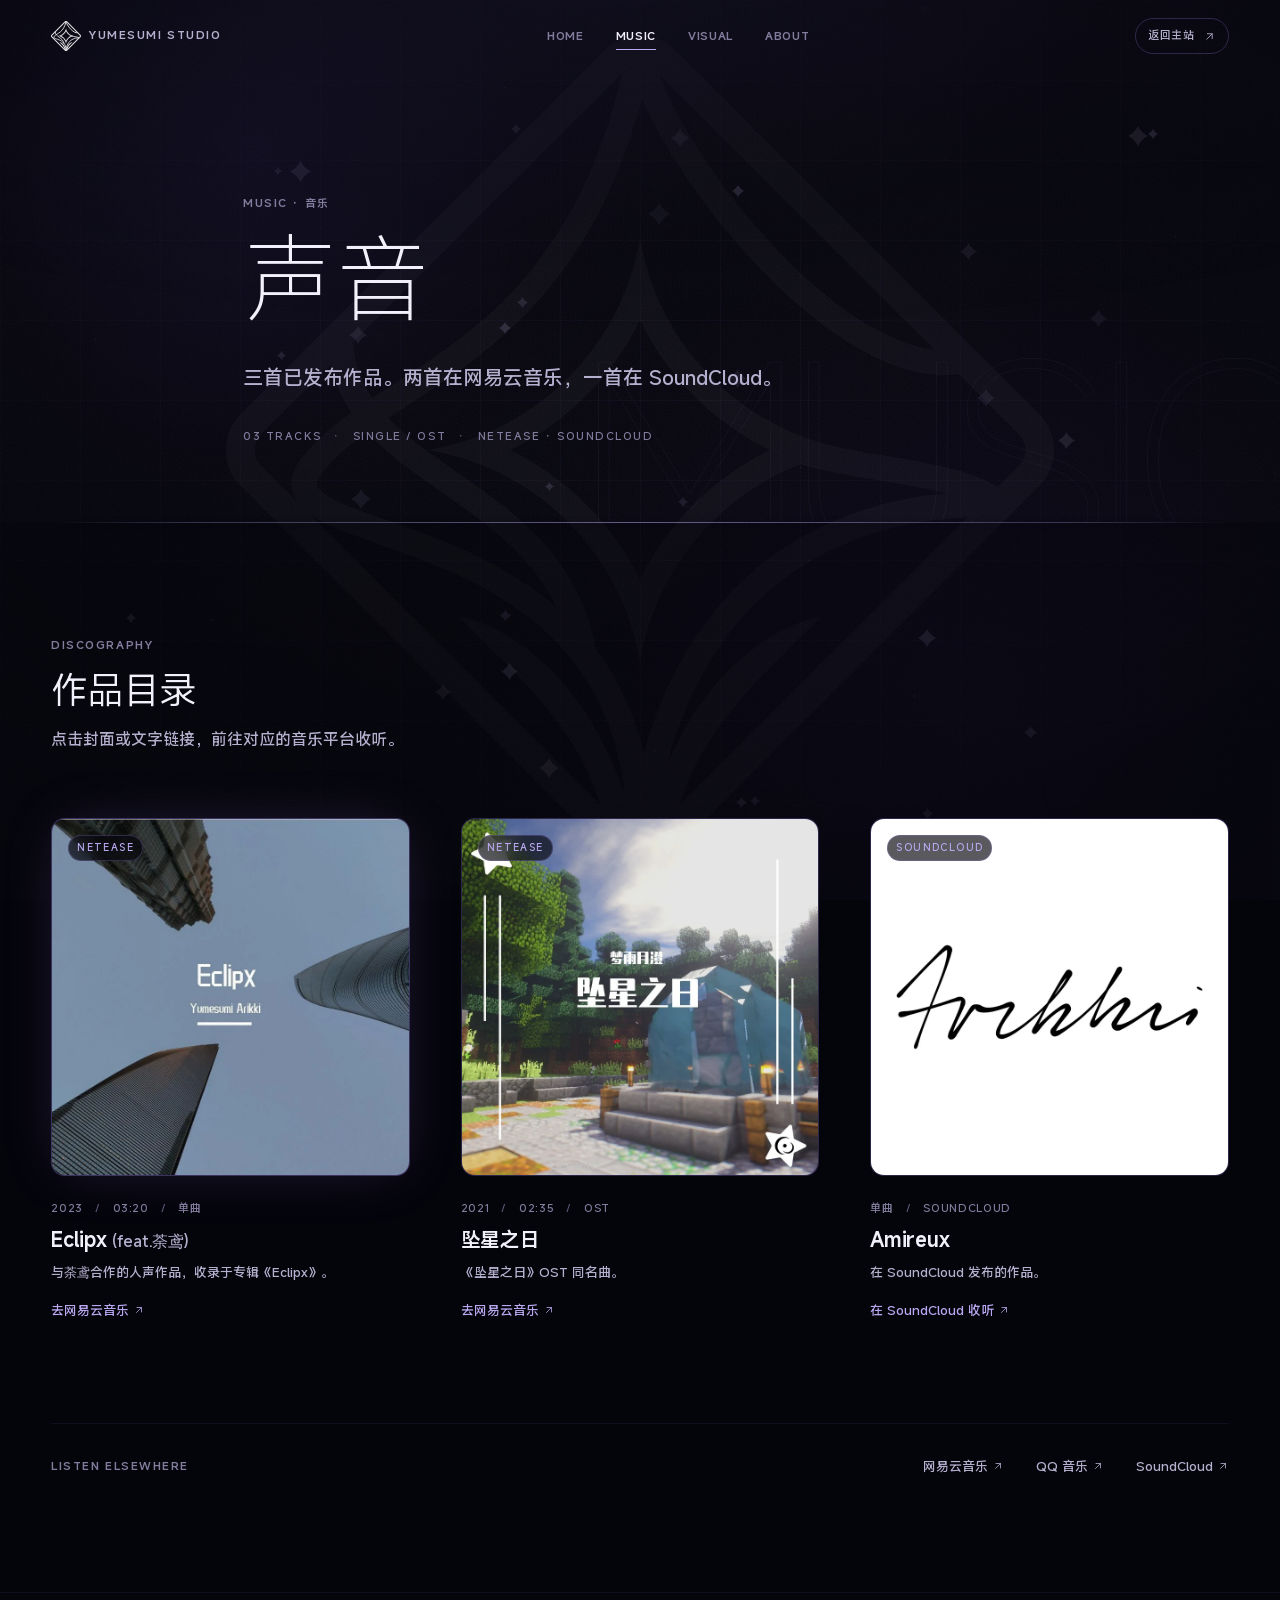
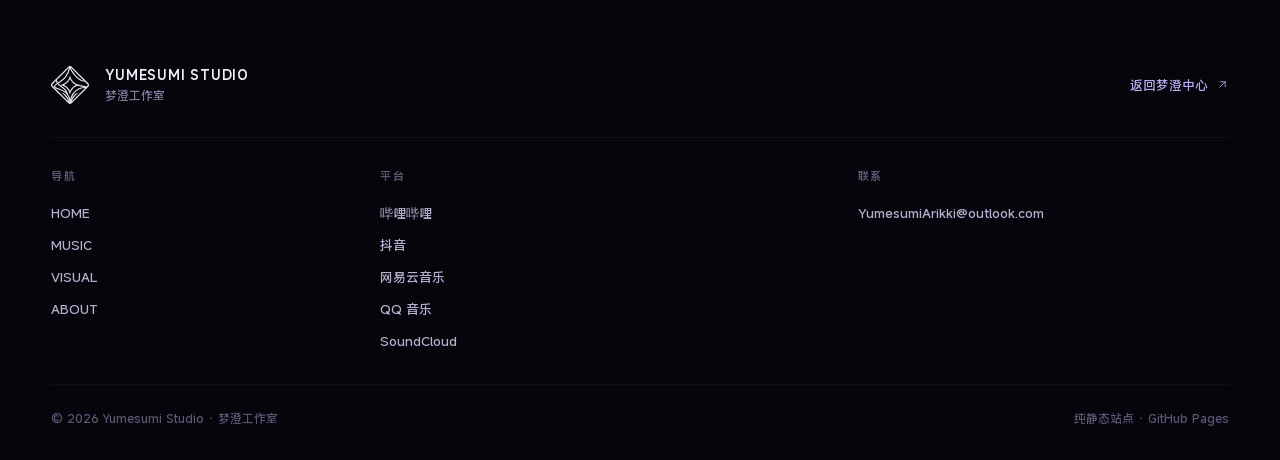
<file: music.html>
<!DOCTYPE html>
<html lang="zh-CN">
<head>
  <meta charset="UTF-8">
  <meta name="viewport" content="width=device-width, initial-scale=1, viewport-fit=cover">

  <title>音乐 · 梦澄工作室</title>
  <meta name="description" content="梦澄工作室的音乐作品：Eclipx(feat.荼鸢)、坠星之日、Amireux，分布在网易云音乐与 SoundCloud。">
  <link rel="canonical" href="https://studio.yumesumi.cyou/music.html">

  <meta property="og:type" content="website">
  <meta property="og:site_name" content="Yumesumi Studio">
  <meta property="og:title" content="音乐 · 梦澄工作室">
  <meta property="og:description" content="收录声音与影像作品的创作空间。">
  <meta property="og:image" content="https://studio.yumesumi.cyou/assets/brand/og.jpg">
  <meta property="og:url" content="https://studio.yumesumi.cyou/music.html">

  <meta name="twitter:card" content="summary_large_image">
  <meta name="twitter:title" content="音乐 · 梦澄工作室">
  <meta name="twitter:description" content="收录声音与影像作品的创作空间。">
  <meta name="twitter:image" content="https://studio.yumesumi.cyou/assets/brand/og.jpg">

  <meta name="theme-color" content="#05050c">
  <meta name="color-scheme" content="dark">

  <link rel="icon" href="assets/brand/logo.svg" type="image/svg+xml">
  <link rel="apple-touch-icon" href="assets/brand/logo.svg">

  <link rel="preload" href="assets/fonts/misans-latin.woff2" as="font" type="font/woff2" crossorigin>
  <link rel="stylesheet" href="assets/fonts/fonts.css">
  <link rel="stylesheet" href="assets/css/global.css">
  <link rel="stylesheet" href="assets/css/site.css">
  <script src="assets/js/site.js" defer></script>
</head>
<body>
  <a class="ys-skip-link" href="#main">跳转到主要内容</a>

  <div class="ambience" aria-hidden="true">
    <div class="ambience__aurora ambience__aurora--a"></div>
    <div class="ambience__aurora ambience__aurora--b"></div>
    <div class="ambience__aurora ambience__aurora--c"></div>
    <div class="ambience__grid"></div>
    <img class="ambience__mark" src="assets/brand/logo.svg" width="722" height="722" alt="">
    <div class="starfield" data-starfield></div>
    <div class="ambience__vignette"></div>
    <div class="ambience__grain"></div>
  </div>

  <header class="site-nav" data-site-nav>
    <div class="site-nav__inner ys-container ys-container--wide">
      <a class="site-nav__brand" href="index.html" aria-label="梦澄工作室首页">
        <img class="site-nav__mark" src="assets/brand/logo.svg" width="30" height="30" alt="">
        <span class="site-nav__wordmark">YUMESUMI STUDIO</span>
      </a>

      <nav class="site-nav__links" aria-label="主导航">
        <ul>
          <li><a class="site-nav__link" href="index.html">HOME</a></li>
          <li><a class="site-nav__link is-active" href="music.html" aria-current="page">MUSIC</a></li>
          <li><a class="site-nav__link" href="media.html">VISUAL</a></li>
          <li><a class="site-nav__link" href="about.html">ABOUT</a></li>
        </ul>
      </nav>

      <div class="site-nav__actions">
        <a class="site-nav__back" href="https://yumesumi.cyou/" aria-label="返回梦澄中心">
          <span>返回主站</span>
          <svg viewBox="0 0 24 24" width="13" height="13" fill="none" stroke="currentColor" stroke-width="1.6" stroke-linecap="round" stroke-linejoin="round" aria-hidden="true">
            <path d="M7 17 17 7M8 7h9v9"></path>
          </svg>
        </a>

        <button class="site-nav__toggle" type="button" aria-expanded="false" aria-controls="site-menu" data-menu-toggle>
          <span class="site-nav__toggle-label">MENU</span>
          <span class="site-nav__toggle-icon" aria-hidden="true">
            <span></span>
            <span></span>
          </span>
          <span class="ys-sr-only">打开菜单</span>
        </button>
      </div>
    </div>
  </header>

  <div class="site-menu" id="site-menu" hidden data-menu-panel>
    <button class="site-menu__close" type="button" data-menu-close aria-label="关闭菜单">
      <span></span>
      <span></span>
    </button>

    <div class="site-menu__inner ys-container">
      <nav aria-label="移动端导航">
        <ul class="site-menu__list">
          <li style="--i: 0">
            <a class="site-menu__link" href="index.html">
              <span class="site-menu__index">01</span>
              <span class="site-menu__label">HOME</span>
            </a>
          </li>
          <li style="--i: 1">
            <a class="site-menu__link is-active" href="music.html" aria-current="page">
              <span class="site-menu__index">02</span>
              <span class="site-menu__label">MUSIC</span>
            </a>
          </li>
          <li style="--i: 2">
            <a class="site-menu__link" href="media.html">
              <span class="site-menu__index">03</span>
              <span class="site-menu__label">VISUAL</span>
            </a>
          </li>
          <li style="--i: 3">
            <a class="site-menu__link" href="about.html">
              <span class="site-menu__index">04</span>
              <span class="site-menu__label">ABOUT</span>
            </a>
          </li>
        </ul>
      </nav>

      <div class="site-menu__foot">
        <a class="site-menu__meta" href="https://yumesumi.cyou/">返回梦澄中心</a>
        <a class="site-menu__meta" href="mailto:YumesumiArikki@outlook.com">YumesumiArikki@outlook.com</a>
      </div>
    </div>
  </div>

  <main id="main">
    <section class="page-hero">
      <span class="page-hero__ghost" aria-hidden="true">MUSIC</span>

      <div class="page-hero__inner ys-container">
        <p class="ys-eyebrow page-hero__eyebrow">Music · 音乐</p>
        <h1 class="page-hero__title">声音</h1>
        <p class="page-hero__lede">
          三首已发布作品。两首在网易云音乐，一首在 SoundCloud。
        </p>
        <div class="page-hero__meta">
          <span>03 Tracks</span>
          <span>Single / OST</span>
          <span>NetEase · SoundCloud</span>
        </div>
      </div>
    </section>

    <section class="work-section ys-section">
      <div class="ys-container">
        <div class="section-head">
          <p class="ys-eyebrow">Discography</p>
          <h2>作品目录</h2>
          <p class="section-head__desc">点击封面或文字链接，前往对应的音乐平台收听。</p>
        </div>

        <div class="work-grid work-grid--music">
          <article class="work-card work-card--featured">
            <a class="work-card__media" href="https://music.163.com/#/song?id=2049841713" target="_blank" rel="noopener noreferrer" aria-label="在网易云音乐收听 Eclipx(feat.荼鸢)">
              <img class="work-card__img" src="assets/covers/music-eclipx.webp" width="800" height="800" alt="Eclipx(feat.荼鸢) 专辑封面" loading="lazy">
              <span class="work-card__badge">NetEase</span>
            </a>
            <div class="work-card__body">
              <p class="work-card__meta">
                <span>2023</span>
                <span>03:20</span>
                <span>单曲</span>
              </p>
              <h3 class="work-card__title">Eclipx <span>(feat.荼鸢)</span></h3>
              <p class="work-card__desc">与荼鸢合作的人声作品，收录于专辑《Eclipx》。</p>
              <a class="work-card__link" href="https://music.163.com/#/song?id=2049841713" target="_blank" rel="noopener noreferrer">
                去网易云音乐
                <svg viewBox="0 0 24 24" width="12" height="12" fill="none" stroke="currentColor" stroke-width="1.6" stroke-linecap="round" stroke-linejoin="round" aria-hidden="true">
                  <path d="M7 17 17 7M8 7h9v9"></path>
                </svg>
              </a>
            </div>
          </article>

          <article class="work-card">
            <a class="work-card__media" href="https://music.163.com/#/song?id=1899954682" target="_blank" rel="noopener noreferrer" aria-label="在网易云音乐收听 坠星之日">
              <img class="work-card__img" src="assets/covers/music-zuixing.webp" width="800" height="800" alt="坠星之日 OST 专辑封面" loading="lazy">
              <span class="work-card__badge">NetEase</span>
            </a>
            <div class="work-card__body">
              <p class="work-card__meta">
                <span>2021</span>
                <span>02:35</span>
                <span>OST</span>
              </p>
              <h3 class="work-card__title">坠星之日</h3>
              <p class="work-card__desc">《坠星之日》OST 同名曲。</p>
              <a class="work-card__link" href="https://music.163.com/#/song?id=1899954682" target="_blank" rel="noopener noreferrer">
                去网易云音乐
                <svg viewBox="0 0 24 24" width="12" height="12" fill="none" stroke="currentColor" stroke-width="1.6" stroke-linecap="round" stroke-linejoin="round" aria-hidden="true">
                  <path d="M7 17 17 7M8 7h9v9"></path>
                </svg>
              </a>
            </div>
          </article>

          <article class="work-card">
            <a class="work-card__media" href="https://on.soundcloud.com/jsLdqkEVQjkWWUlOa7" target="_blank" rel="noopener noreferrer" aria-label="在 SoundCloud 收听 Amireux">
              <img class="work-card__img" src="assets/covers/music-amireux.webp" width="800" height="800" alt="Amireux 封面" loading="lazy">
              <span class="work-card__badge">SoundCloud</span>
            </a>
            <div class="work-card__body">
              <p class="work-card__meta">
                <span>单曲</span>
                <span>SoundCloud</span>
              </p>
              <h3 class="work-card__title">Amireux</h3>
              <p class="work-card__desc">在 SoundCloud 发布的作品。</p>
              <a class="work-card__link" href="https://on.soundcloud.com/jsLdqkEVQjkWWUlOa7" target="_blank" rel="noopener noreferrer">
                在 SoundCloud 收听
                <svg viewBox="0 0 24 24" width="12" height="12" fill="none" stroke="currentColor" stroke-width="1.6" stroke-linecap="round" stroke-linejoin="round" aria-hidden="true">
                  <path d="M7 17 17 7M8 7h9v9"></path>
                </svg>
              </a>
            </div>
          </article>
        </div>

        <div class="listen-strip">
          <p class="listen-strip__title">Listen elsewhere</p>
          <div class="listen-links">
            <a href="https://music.163.com/#/artist?id=46905106" target="_blank" rel="noopener noreferrer">
              网易云音乐
              <svg viewBox="0 0 24 24" width="12" height="12" fill="none" stroke="currentColor" stroke-width="1.6" stroke-linecap="round" stroke-linejoin="round" aria-hidden="true">
                <path d="M7 17 17 7M8 7h9v9"></path>
              </svg>
            </a>
            <a href="https://y.qq.com/n/ryqq_v2/singer/003SkOLA4PKTkm" target="_blank" rel="noopener noreferrer">
              QQ 音乐
              <svg viewBox="0 0 24 24" width="12" height="12" fill="none" stroke="currentColor" stroke-width="1.6" stroke-linecap="round" stroke-linejoin="round" aria-hidden="true">
                <path d="M7 17 17 7M8 7h9v9"></path>
              </svg>
            </a>
            <a href="https://soundcloud.com/yumesumi_arikki" target="_blank" rel="noopener noreferrer">
              SoundCloud
              <svg viewBox="0 0 24 24" width="12" height="12" fill="none" stroke="currentColor" stroke-width="1.6" stroke-linecap="round" stroke-linejoin="round" aria-hidden="true">
                <path d="M7 17 17 7M8 7h9v9"></path>
              </svg>
            </a>
          </div>
        </div>
      </div>
    </section>
  </main>

  <footer class="site-footer">
    <div class="ys-container ys-container--wide">
      <div class="site-footer__top">
        <div class="site-footer__brand">
          <img class="site-footer__mark" src="assets/brand/logo.svg" width="38" height="38" alt="">
          <div>
            <p class="site-footer__name">YUMESUMI STUDIO</p>
            <p class="site-footer__zh">梦澄工作室</p>
          </div>
        </div>

        <a class="site-footer__back" href="https://yumesumi.cyou/">
          返回梦澄中心
          <svg viewBox="0 0 24 24" width="13" height="13" fill="none" stroke="currentColor" stroke-width="1.6" stroke-linecap="round" stroke-linejoin="round" aria-hidden="true">
            <path d="M7 17 17 7M8 7h9v9"></path>
          </svg>
        </a>
      </div>

      <div class="site-footer__grid">
        <nav class="site-footer__col" aria-label="页脚导航">
          <h2 class="site-footer__title">导航</h2>
          <ul>
            <li><a href="index.html">HOME</a></li>
            <li><a href="music.html">MUSIC</a></li>
            <li><a href="media.html">VISUAL</a></li>
            <li><a href="about.html">ABOUT</a></li>
          </ul>
        </nav>

        <nav class="site-footer__col" aria-label="平台链接">
          <h2 class="site-footer__title">平台</h2>
          <ul>
            <li><a href="https://space.bilibili.com/265604149" target="_blank" rel="noopener noreferrer">哔哩哔哩</a></li>
            <li><a href="https://v.douyin.com/C-jmmYX4EuY/" target="_blank" rel="noopener noreferrer">抖音</a></li>
            <li><a href="https://music.163.com/#/artist?id=46905106" target="_blank" rel="noopener noreferrer">网易云音乐</a></li>
            <li><a href="https://y.qq.com/n/ryqq_v2/singer/003SkOLA4PKTkm" target="_blank" rel="noopener noreferrer">QQ 音乐</a></li>
            <li><a href="https://soundcloud.com/yumesumi_arikki" target="_blank" rel="noopener noreferrer">SoundCloud</a></li>
          </ul>
        </nav>

        <div class="site-footer__col">
          <h2 class="site-footer__title">联系</h2>
          <ul>
            <li><a href="mailto:YumesumiArikki@outlook.com">YumesumiArikki@outlook.com</a></li>
          </ul>
        </div>
      </div>

      <div class="site-footer__bottom">
        <p>© 2026 Yumesumi Studio · 梦澄工作室</p>
        <p>纯静态站点 · GitHub Pages</p>
      </div>
    </div>
  </footer>
</body>
</html>
</file>
<file: assets/fonts/fonts.css>
/* 自动生成，请勿手工修改。运行 `npm run assets:fonts` 重新生成。 */
/* 源: MiSans/可变字体/MiSansVF.ttf  —— 保留 wght 150-700 字重轴 */
/* 使用相对路径，兼容子路径部署 (base) */

@font-face {
  font-family: "MiSans";
  src: url("./misans-latin.woff2") format("woff2");
  font-weight: 150 700;
  font-style: normal;
  font-display: swap;
  unicode-range: U+20-7E U+A1-AC U+AE-BF U+D7 U+F7 U+393-394 U+398 U+39B U+39E U+3A0 U+3A3 U+3A6 U+3A8-3A9 U+3B1-3C1 U+3C3-3C9 U+2010-2015 U+2018-201A U+201C-201E U+2020-2022 U+2026 U+2030 U+2032-2033 U+2039-203A U+20AC U+2160-2169 U+2190-2199 U+2202 U+2206 U+220F U+2211 U+221A U+221E U+222B U+222E U+2248 U+2260 U+2264-2265 U+27E8-27E9;
}

@font-face {
  font-family: "MiSans";
  src: url("./misans-sc-1.woff2") format("woff2");
  font-weight: 150 700;
  font-style: normal;
  font-display: swap;
  unicode-range: U+B7 U+2014 U+2018-2019 U+201C-201D U+2026 U+2103 U+2109 U+2190-2193 U+2196-2199 U+221A U+221E U+2248 U+2260 U+2264-2265 U+2460-2469 U+25A0-25A1 U+25B2-25B3 U+25BC-25BD U+25C6-25C7 U+25CB U+25CE-25CF U+2605-2606 U+3001-3002 U+300A-300B U+3010-3011 U+3014-3015 U+338E-338F U+33A1 U+33A5 U+4E01 U+4E0D U+4E11 U+4E19 U+4E1B-4E1C U+4E22 U+4E2A U+4E30 U+4E32 U+4E39 U+4E4F U+4E56 U+4E58 U+4E8C U+4EA7 U+4EC7 U+4ECE U+4ED3 U+4ED8 U+4EE3 U+4EFD U+4EFF U+4F0F-4F10 U+4F20 U+4F2F-4F30 U+4F34 U+4F43 U+4F46 U+4F4E U+4F5B U+4F70 U+4F88 U+4F97 U+4F9B U+4FA7 U+4FBF U+4FC3-4FC4 U+4FD8 U+4FDD U+4FEF U+4FFA U+500D U+5012 U+5021 U+507F U+5085 U+508D U+50A3 U+50A8 U+50AC U+50B2 U+513F U+5145 U+5149 U+5151 U+515A U+515C U+516B-516C U+5171 U+5173 U+5175 U+5178 U+5188 U+518C U+51A0 U+51AC U+51AF-51B0 U+51B2 U+51BB U+51CB U+51D1 U+51E1 U+51E4 U+51F3 U+51F9-51FA U+5200-5201 U+5206 U+521A-521B U+521D U+522B U+522E U+5230 U+523A U+523D U+5241 U+5250 U+5265 U+526F U+5272 U+529E-529F U+52A8 U+52C3 U+52FE U+5305-5306 U+5317 U+5319 U+532A U+534A U+5351 U+5355 U+535A U+535C U+535E U+5382 U+5384 U+5395 U+53A8 U+53C2 U+53C9 U+53CD U+53D1 U+53D8 U+53E0 U+53E4 U+53ED-53EE U+53FC U+5403-5404 U+540A U+5420 U+5426-5429 U+5435 U+5439 U+5446 U+5448 U+544A U+5490 U+5495 U+54C0 U+54C6 U+54CE U+54E5 U+54FA U+5507 U+5509 U+5531 U+554A U+5561 U+5598 U+560E U+5632 U+5676 U+56E4 U+56F1 U+56FA U+56FD U+572D U+5730 U+573A U+574A U+575D U+575F U+5782 U+579B U+57A2 U+57AB U+57C2-57C3 U+57CE U+57E0 U+5806 U+5815 U+5821 U+5824 U+5835 U+58A9 U+58C1 U+5904 U+5907 U+590D U+591A U+591F U+5927 U+592B U+593A U+5949 U+594B U+5954 U+5960 U+5965 U+5987 U+5992 U+59A8 U+59D1 U+5A25 U+5AE1 U+5B58 U+5B64 U+5B75 U+5B89 U+5B98 U+5B9A U+5B9D U+5BA0 U+5BAB U+5BBE U+5BCC U+5BDF U+5BE1 U+5BF8-5BF9 U+5BFC U+5C01 U+5C14 U+5C18 U+5C1D U+5C3A U+5C42 U+5C94 U+5C97 U+5C9B U+5CB8 U+5CE8 U+5CF0 U+5D07 U+5D14 U+5D29 U+5DDD U+5DE2 U+5DE5 U+5DE9 U+5DEE U+5DF4 U+5E01 U+5E03 U+5E06 U+5E1B U+5E1D U+5E26 U+5E2E U+5E38 U+5E45 U+5E62 U+5E72 U+5E76 U+5E7F U+5E87 U+5E8A U+5E95 U+5E97 U+5E9A U+5E9C U+5E9F U+5EA6 U+5F0A U+5F13 U+5F17 U+5F1B U+5F1F U+5F39 U+5F52-5F53 U+5F69-5F6A U+5F6C U+5F7B-5F7C U+5F85 U+5F97 U+5FB7 U+5FC5 U+5FF1 U+5FFF U+6016 U+6020 U+602A U+6069 U+606B U+606D U+6076 U+60B2 U+60BC U+60E6 U+60E8-60E9 U+60EB U+60ED-60F0 U+6101 U+611F U+6124 U+6148 U+618B U+61C2 U+61CA U+6208 U+6210 U+6233-6234 U+623F U+6241 U+624D U+6252-6253 U+626E-626F U+6273 U+6276 U+627C U+627F U+6284 U+628A U+6296 U+629A U+62A5 U+62B1 U+62B5 U+62BD U+62C2 U+62C5-62C6 U+62CC U+62D0 U+62D4 U+62DC U+62E8 U+62F1 U+6301-6302 U+6309 U+6321 U+6328 U+632B U+634C U+6355 U+6363 U+6376 U+6382 U+6387 U+6389 U+63A3 U+63AA U+63B8 U+63BA U+63D2 U+63E3 U+6400-6401 U+640F-6410 U+6413 U+641E U+642C-642D U+643D U+6446 U+6448 U+6467 U+6491 U+64A4 U+64AD-64AE U+64CD U+64E6 U+6539 U+653B U+653E U+6545 U+654C U+6556 U+655D-655E U+6562 U+6566 U+6577 U+658C U+6591 U+6597 U+65A5 U+65A7 U+65AD U+65B9 U+65E6 U+6602 U+660C U+6625 U+6668 U+6697 U+66B4 U+66F4 U+66F9 U+670D U+671D U+672C U+6735 U+6746 U+6750-6751 U+675C U+6760 U+676F U+677F U+6784 U+679C U+67AB U+67C4 U+67CF U+67D1 U+67DC U+67E5 U+67F4 U+6807 U+680B U+6839 U+683C U+6842 U+6848 U+6863 U+6886 U+6897 U+68CD U+68D2 U+68FA U+693D U+693F U+695A U+6982 U+699C U+69FD U+6A0A U+6A59 U+6A71 U+6B21 U+6B4C U+6B64-6B65 U+6B79 U+6B86 U+6B8B U+6BB5 U+6BBF U+6BD2 U+6BD4-6BD6 U+6BD9 U+6C1B U+6C1F U+6C28 U+6C2E U+6C5E U+6C60 U+6C7E U+6C89 U+6C9F U+6CA7 U+6CB8 U+6CBD U+6CCA U+6CD5 U+6CDB U+6CE2 U+6CF5 U+6D1E U+6D31 U+6D4B U+6D6E U+6DA4 U+6DAA U+6DC0 U+6DE1 U+6DEC U+6DF3 U+6E21 U+6E24 U+6E2F U+6E89 U+6EC1 U+6EC7 U+6EDA U+6EE8 U+6EF4 U+6F6E U+6F84 U+6F88 U+6FB3 U+6FD2 U+704C U+706F U+707F U+708A U+7092 U+70B3 U+70B9 U+70BD U+70E6 U+70FD U+7119-711A U+71AC U+7206 U+7231 U+7236 U+7238-7239 U+7248 U+728A U+72AF U+72C4 U+72C8 U+72D7 U+72EC U+7316 U+731C U+73BB U+73D0 U+73ED U+7470 U+74DC U+74E3 U+74F7 U+7518 U+752B U+752D U+7535 U+7538 U+7545 U+756A U+7574 U+7599 U+75A4 U+75AE-75AF U+75B5 U+75C5 U+75D8 U+75F4 U+75F9 U+7601 U+7629-762A U+764C U+7678 U+767B U+767D-767E U+7684 U+768B U+7691 U+76CE U+76D6-76D7 U+76EF U+76FE U+7763 U+776C U+7779 U+7785 U+77AA U+77D7 U+77ED-77EE U+77FE U+7840 U+7845 U+7889 U+788D U+7891 U+7898 U+789F U+78A7 U+78B4 U+78C1 U+78C5 U+78CB U+7977 U+798F U+79C6 U+79C9 U+79E4 U+79F0 U+7A0B U+7A17 U+7A20 U+7A3B U+7A3F U+7A7F U+7A97 U+7A9C U+7AEF U+7AFF U+7B06 U+7B14 U+7B1B U+7B26 U+7B28 U+7B2C U+7B49 U+7B4F U+7B54 U+7B56 U+7B79 U+7B8D U+7B94 U+7BA1 U+7BD9 U+7BE1 U+7C07 U+7C3F U+7C89 U+7C97 U+7CAA U+7CB9 U+7CD5 U+7CD9 U+7E41 U+7EAF U+7EB2 U+7EB7 U+7EBA U+7ECA U+7ED1 U+7ED9 U+7EF0 U+7EF7-7EF8 U+7F0E U+7F14 U+7F16 U+7F1A U+7F1D U+7F20 U+7F38 U+7F50 U+7F5A U+7F62 U+7F94 U+7FB9 U+7FC5 U+7FDF-7FE0 U+7FF1 U+7FFB U+800C U+8015 U+8019 U+8033 U+803B U+803D U+803F U+806A U+809A-809B U+809D U+80A0-80A1 U+80A4-80A5 U+80AA U+80AE U+80BA U+80C6 U+80CC U+80DE U+80F3 U+80FA U+8106 U+8116 U+812F U+8150-8151 U+8179 U+8180 U+818A U+818F U+8198 U+81C2 U+81E3 U+81ED U+822C U+8231 U+8235-8236 U+8239 U+827E U+82AC-82AD U+82B3 U+82CD U+82DE-82DF U+82EF U+8303 U+8328 U+832C U+8336 U+8349 U+8361 U+83C7 U+83DC U+83E0 U+83F2 U+845B U+8463 U+8471 U+8482 U+84D6 U+8521 U+853C-853D U+8584 U+85CF U+85E9 U+866B U+868C U+8695 U+86CA-86CB U+86E4 U+86FE U+8702 U+8749 U+8776 U+8822 U+8865 U+8868 U+886C U+8884 U+888B U+88AB U+88B1 U+88C1 U+88F9 U+8902 U+8912 U+8986 U+89C2 U+89C4 U+89E6 U+8BA2-8BA3 U+8BB9 U+8BBD U+8BBF U+8BCD U+8BDA U+8BDE U+8BE1 U+8BE5 U+8BE7 U+8BFB U+8BFD U+8C03 U+8C0D U+8C17 U+8C24 U+8C37 U+8C46 U+8C79-8C7A U+8D1D U+8D1F U+8D21-8D22 U+8D25 U+8D29 U+8D2C-8D2D U+8D2F-8D30 U+8D35 U+8D37 U+8D39 U+8D4B-8D4C U+8D50 U+8D63-8D64 U+8D74 U+8D76 U+8D81 U+8D85 U+8DCB-8DCC U+8DDF U+8DEA U+8DFA U+8E0C U+8E29 U+8E48 U+8E66 U+8E6C-8E6D U+8E72 U+8E7F U+8E87 U+8EAC U+8EB2 U+8F66 U+8F68 U+8F85 U+8F88 U+8F8A U+8F90 U+8F9C U+8F9E-8F9F U+8FA8-8FA9 U+8FAB U+8FB0 U+8FB9 U+8FBE U+8FC7 U+8FD4 U+8FDF U+8FEA U+8FED U+8FF8 U+9012 U+9017 U+901B U+901E U+9022 U+902E U+903C U+9041 U+904D U+904F U+9053 U+907F U+9093 U+90A6 U+90E8 U+90ED U+90F4 U+90F8 U+90FD U+9102 U+9119 U+915A U+916C U+9187 U+918B U+91C7 U+91DC U+9489 U+9492-9493 U+9499 U+949D-949E U+94A1-94A2 U+94A9 U+94B5 U+94C2 U+94EC U+94F2 U+9504-9505 U+950B U+9519 U+9524 U+952D U+953B U+9540 U+9550-9551 U+957F U+95ED U+95EF U+95FA U+9600-9601 U+9610 U+961C U+961F U+9632 U+963F U+9644 U+9648 U+965B U+9661 U+9664 U+9694 U+9698 U+96C7 U+96CC U+96CF U+96D5 U+96F9 U+9738 U+975B U+975E U+9769 U+9776 U+978D U+97AD U+9876 U+987E-987F U+9881 U+989D U+98A0 U+98A4 U+98CE U+98DE U+9910 U+996D U+9971 U+9975 U+997C U+997F U+9986 U+998B U+9A70 U+9A73 U+9A8B U+9AA8 U+9AD8 U+9B3C U+9C8D U+9CD6 U+9E3D U+9E45 U+9F0E U+9F13 U+9F3B U+9F7F U+9F9A U+9F9F U+FF01 U+FF03 U+FF05-FF06 U+FF08-FF0D U+FF0F U+FF1A-FF20 U+FF3C U+FF5C U+FF5E U+FFE5;
}

@font-face {
  font-family: "MiSans";
  src: url("./misans-sc-2.woff2") format("woff2");
  font-weight: 150 700;
  font-style: normal;
  font-display: swap;
  unicode-range: U+B7 U+2014 U+2018-2019 U+201C-201D U+2026 U+2103 U+2109 U+2190-2193 U+2196-2199 U+221A U+221E U+2248 U+2260 U+2264-2265 U+2460-2469 U+25A0-25A1 U+25B2-25B3 U+25BC-25BD U+25C6-25C7 U+25CB U+25CE-25CF U+2605-2606 U+3001-3002 U+300A-300B U+3010-3011 U+3014-3015 U+338E-338F U+33A1 U+33A5 U+4E24 U+4E34 U+4E3D-4E3E U+4E45 U+4E48 U+4E4E U+4E50 U+4E5D U+4E70-4E71 U+4E86 U+4E8F U+4E92 U+4E95 U+4EA2 U+4EA4-4EA5 U+4EA8 U+4EAC U+4EAE U+4EC5 U+4ECA-4ECB U+4ED1 U+4EE4 U+4EEC U+4EF6-4EF7 U+4F0E U+4F19-4F1A U+4F26 U+4F36 U+4F55 U+4F6C U+4F73 U+4F8B U+4FA3 U+4FA5 U+4FA9 U+4FAF U+4FCA U+4FD0 U+4FE9 U+4FED U+4FF1 U+5014 U+5019 U+501F U+5026 U+5047 U+5065 U+5080 U+5088 U+50DA U+50F5 U+5121 U+514B U+514D U+5162 U+516D U+5170 U+5177 U+517C U+5180 U+5192 U+5195 U+519B U+51B3 U+51B5 U+51B7 U+51C0 U+51C9 U+51CC U+51CF U+51DB U+51E0 U+51EF-51F0 U+51FB U+51FD U+520A U+5212 U+5217-5218 U+5229 U+523B U+5242 U+5251 U+5267 U+526A U+527F U+529B U+52A0 U+52A3 U+52AB U+52B1-52B3 U+52C9 U+52D2 U+52D8 U+5316 U+5320-5321 U+5349 U+534E U+5356 U+5361-5362 U+5364 U+536F U+5373 U+5375 U+5377 U+5386 U+5389 U+5398 U+539A U+53A9 U+53CA U+53E3 U+53E5-53E6 U+53EB U+53EF U+53F7 U+5408-5409 U+540D-540F U+5415 U+5417 U+541B U+541D U+542B U+542D U+543C U+5475 U+547C-547D U+5480 U+548C U+548E U+5496 U+5499 U+54AF U+54B3 U+54C4 U+54C8 U+54D7 U+54E9 U+54ED U+54FC U+5524 U+552C U+5543 U+5566 U+5580 U+5587 U+5589-558A U+559D U+5609 U+561B U+563F U+568E U+56BC U+56DE U+56F0 U+573E U+5747 U+574E-574F U+5751 U+5757 U+575A U+5764 U+5777 U+5783-5784 U+5792 U+57A6 U+57AE U+57CB U+57FA U+582A U+5883 U+58D5 U+58F3 U+58F6 U+592F U+5938-5939 U+594E U+5956 U+5978 U+597D U+5988 U+5993 U+5999 U+59B9 U+59D0 U+59DC U+59E5 U+59EC U+5A04 U+5A07 U+5A1F U+5A29 U+5A5A U+5A6A U+5A92 U+5A9A U+5AC1 U+5AC9 U+5B54 U+5B5F U+5B63 U+5B69-5B6A U+5B8F U+5BA2 U+5BA6 U+5BB3 U+5BB6 U+5BBD U+5BC2 U+5BC4 U+5BC6-5BC7 U+5BD0 U+5BD2 U+5BE5 U+5C06 U+5C16 U+5C31 U+5C3D U+5C40 U+5C45 U+5C4A U+5C61 U+5C65 U+5CAD U+5CBF U+5CE6 U+5CFB U+5DE8 U+5DF1 U+5DFE U+5E18 U+5E3D U+5E42 U+5E4C U+5E7B U+5E90 U+5E93 U+5E99 U+5EB7 U+5EC9-5ECA U+5ED3 U+5ED6 U+5EFA U+5F00 U+5F18 U+5F25 U+5F27 U+5F55 U+5F84 U+5F88 U+5F8A-5F8B U+5FBD U+5FCC U+5FD9 U+5FEB U+5FFD U+6000 U+601C U+6025 U+604B U+604D U+6050 U+6052 U+6062 U+6068 U+6073 U+608D U+6094 U+60A3 U+60AF U+60B8 U+60CA U+60D1 U+60E0 U+60E7 U+60F6 U+6127 U+614C U+6162 U+6167-6168 U+6177 U+61A8 U+61BE U+61D2 U+6212 U+6216 U+622A U+622E U+6237 U+625B U+6263 U+6269 U+6280 U+6289 U+6297 U+62A0-62A1 U+62A4 U+62BF U+62C9 U+62CE U+62D2 U+62D8 U+62E2-62E3 U+62E6 U+62EC U+62F7 U+630E U+631B U+6324-6325 U+6346 U+634D U+6350 U+635E U+6361-6362 U+636E U+6377 U+6398 U+63A0 U+63A5 U+63A7 U+63B3 U+63CF U+63E9-63EA U+63ED U+63FD U+6402 U+6405 U+6482 U+6485 U+64A9 U+64BC U+64C2 U+652B U+654F U+6551 U+6559 U+655B U+656C U+6599 U+65A4 U+65C5 U+65E2 U+65E7 U+65F1 U+65F7 U+6606 U+660E-660F U+6627 U+6643 U+664B U+6666 U+666F U+6676 U+667E U+66FC U+6717 U+673A U+674E U+6765 U+676D U+6770 U+6781 U+6797 U+679A U+67AF U+67B6-67B7 U+67EC U+67EF U+67F3 U+680F U+6817 U+6838 U+6846 U+6853-6854 U+6868 U+6881 U+6885 U+68A6 U+68A8 U+68C0 U+68C9 U+68D8 U+68F1 U+68F5 U+6912 U+695E U+6977 U+697C U+6994 U+69B4 U+69D0 U+69DB U+6A2A U+6AAC U+6B22 U+6B3E U+6B7C U+6BC1 U+6BCF U+6BDB U+6BEB U+6C11 U+6C13 U+6C26 U+6C2F U+6C47 U+6C49 U+6C57 U+6C5F U+6C72 U+6CA1 U+6CA5-6CA6 U+6CAA U+6CAE U+6CB3 U+6CCC U+6CEA U+6D01 U+6D1B U+6D25 U+6D2A U+6D3B U+6D41 U+6D46-6D47 U+6D4E U+6D51 U+6D5A U+6D69-6D6A U+6D77-6D78 U+6D9D U+6D9F U+6DA3 U+6DA7 U+6DB5 U+6DB8 U+6DCB U+6DEE U+6DF7 U+6E10 U+6E34 U+6E3A U+6E56 U+6E83 U+6E85 U+6E9C U+6ED1 U+6EE1 U+6EE4-6EE6 U+6F0F U+6F13 U+6F2B U+6F5E U+6F66 U+6F9C U+6FC0 U+706B U+706D U+7070 U+7075 U+7078 U+7089 U+7095 U+70AC U+70AF U+70BC U+70C2 U+70C8 U+70D8-70D9 U+70E4 U+70E9 U+70EC U+710A U+7115 U+7126 U+714C U+714E U+7164 U+71CE U+7235 U+7262 U+7281 U+72C2 U+72D0 U+72D9 U+72E0-72E1 U+72F8 U+72FC U+730E U+731B U+732B U+7334 U+733E U+7387 U+7396 U+739B U+73AB U+73AF U+73B2 U+7405-7406 U+7409 U+7433 U+745A U+7483 U+7532 U+753B U+754C U+7559 U+7565 U+7578 U+7586 U+7597 U+759A U+75A5 U+75BD-75BE U+75C9 U+75D5 U+75E2 U+75EA U+7624 U+7686-7687 U+76BF U+76D1-76D2 U+76D4 U+76DF U+76F2 U+7709 U+770B U+7720 U+772F U+7736-7737 U+775B U+776B U+7784 U+7792 U+77DB U+77E9 U+77EB U+77FF U+7801 U+780D U+783E U+786B U+7877 U+788C U+78B1 U+78CA U+78D5 U+78F7 U+78FA U+7901 U+793C U+796D U+7978 U+7981 U+7984 U+79BB U+79BE U+79D1-79D2 U+79D8 U+79EF U+79F8 U+79FD U+7A3C-7A3D U+7A76 U+7A7A U+7A96 U+7A98 U+7A9F U+7AA5 U+7ABF U+7ACB U+7ADE-7ADF U+7AE3 U+7AED U+7B3A U+7B3C U+7B4B U+7B50 U+7B77 U+7B80 U+7B95 U+7BA9 U+7BAD U+7BD3 U+7BEE U+7BF1 U+7C27 U+7C4D U+7C73 U+7C7B U+7C92 U+7CAE U+7CB1 U+7CB3 U+7CBE U+7CCA U+7CDC U+7CE0 U+7D27 U+7D2F U+7EA0 U+7EA2 U+7EA7 U+7EAA U+7EB6 U+7EC3 U+7ECF U+7ED3 U+7ED8 U+7EDC-7EDE U+7EE2 U+7EE7 U+7EE9 U+7EF5 U+7EFF U+7F04-7F06 U+7F09 U+7F13 U+7F15 U+7F34 U+7F55 U+7F57 U+7F8E U+7F9A U+7FF0 U+8001 U+8003 U+8017 U+804A-804B U+8054 U+805A U+808B-808C U+80A9 U+80AF U+80E1 U+80EF U+80F6 U+8109-810A U+811A U+8138 U+814A U+81FC U+8205 U+822A U+8230 U+826F-8270 U+8282 U+8292 U+82A5-82A6 U+82B1 U+82D7 U+82DB U+82E6 U+8302 U+8305 U+830E U+8327 U+832B U+8346 U+8350 U+8352 U+8354 U+835A U+8364 U+8377 U+8389 U+83B1-83B2 U+83B7 U+83BD U+83CA U+83CC U+83CF U+83F1 U+840C U+841D U+843D U+846B U+8475 U+848B U+8499 U+84DD U+84DF U+8511 U+8513 U+8549 U+857E U+85C9 U+85D0 U+864E-864F U+8651 U+8679 U+8682 U+86D4 U+86EE U+871C U+8721 U+8757 U+8774 U+879F U+87BA U+8857 U+8861 U+88C2 U+88E4 U+88F8 U+8910 U+895F U+89C1 U+89C5 U+89C8-89C9 U+89D2 U+89E3 U+8B66 U+8BA1 U+8BA5 U+8BB0 U+8BB2-8BB3 U+8BBA U+8BC0 U+8BDD U+8BEB U+8BF2 U+8BFE U+8C05 U+8C0E U+8C1C U+8C28-8C29 U+8C30 U+8C41 U+8C62 U+8C6A U+8C89 U+8C8C U+8D27 U+8D31 U+8D38 U+8D3A U+8D3E-8D3F U+8D41-8D42 U+8D56 U+8D6B U+8DDD U+8DE8 U+8DEF U+8DF5 U+8E1E U+8F6E U+8F70 U+8F7F U+8F83 U+8F86 U+8F89 U+8F91 U+8FA3 U+8FBD U+8FC8 U+8FD1 U+8FD8 U+8FDB U+8FDE U+8FF7 U+8FF9 U+903B U+90AF U+90BB U+90CA U+90CE U+90DD U+90E1 U+9152 U+9163 U+916A U+9171 U+9175-9177 U+919A U+91CC U+91CF U+91D1 U+9274 U+94A7 U+94BE U+94C3 U+94C6 U+94DD U+94ED U+94F0 U+94FE U+951A U+9523 U+9526 U+952E-9530 U+9541 U+955C U+9563 U+956D U+9570 U+95E8 U+95F4 U+95F7 U+95FD U+9602 U+9611 U+9614 U+9636 U+9645-9647 U+964B U+964D U+9675 U+9686 U+96B6 U+96C6 U+96F6-96F7 U+9709 U+970D U+9716 U+9732 U+9756 U+9759 U+9760-9762 U+9773 U+97A0 U+97E9 U+97ED U+9885-9886 U+9888 U+988A U+9897 U+9965 U+996F U+997A U+9988 U+998F U+9992 U+9A6C U+9A74 U+9A79 U+9A7E U+9A82 U+9A84 U+9A86-9A87 U+9A8F U+9AA1 U+9AB8 U+9B41-9B42 U+9C81 U+9CA4 U+9CB8 U+9CDE U+9E21 U+9E23 U+9E3F U+9E43 U+9E64 U+9E7F U+9E93 U+9EA6 U+9EBB U+9EC4 U+9ECE U+9ED1 U+9F84 U+9F99 U+FF01 U+FF03 U+FF05-FF06 U+FF08-FF0D U+FF0F U+FF1A-FF20 U+FF3C U+FF5C U+FF5E U+FFE5;
}

@font-face {
  font-family: "MiSans";
  src: url("./misans-sc-3.woff2") format("woff2");
  font-weight: 150 700;
  font-style: normal;
  font-display: swap;
  unicode-range: U+B7 U+2014 U+2018-2019 U+201C-201D U+2026 U+2103 U+2109 U+2190-2193 U+2196-2199 U+221A U+221E U+2248 U+2260 U+2264-2265 U+2460-2469 U+25A0-25A1 U+25B2-25B3 U+25BC-25BD U+25C6-25C7 U+25CB U+25CE-25CF U+2605-2606 U+3001-3002 U+300A-300B U+3010-3011 U+3014-3015 U+338E-338F U+33A1 U+33A5 U+4E03 U+4E07 U+4E09-4E0A U+4E14 U+4E16 U+4E18 U+4E1D U+4E27 U+4E38 U+4E43 U+4E52-4E54 U+4E5E U+4E66 U+4E73 U+4E7E U+4E8B U+4EA1 U+4EA9 U+4EAD U+4EB2 U+4EBA U+4EC0-4EC1 U+4EC6 U+4ECD U+4ED5-4ED6 U+4EDF U+4EFB U+4F01 U+4F1E U+4F24 U+4F38 U+4F3A U+4F3C U+4F53 U+4F60 U+4F69 U+4F7F U+4F8D U+4FA8 U+4FB5 U+4FCF U+4FD7 U+5018 U+502A U+503E U+504F U+505C U+5076-5077 U+50BB U+50E7 U+50F3 U+50FB U+5112 U+5154 U+5165 U+5168 U+5176 U+517D U+5185 U+5189 U+5197 U+519C U+51C4 U+51DD U+51ED U+51F8 U+5203 U+5207 U+5220 U+5224 U+5228 U+5237-5239 U+5243 U+524D U+5254 U+5256 U+5269 U+5288 U+529D U+52AA U+52BF U+52DF U+52E4 U+52FA U+5339-533A U+533F U+5341 U+5343 U+5347 U+5357 U+5374 U+537F U+5385 U+53BB U+53C1 U+53CC U+53D4 U+53D6-53D7 U+53DB U+53F0 U+53F2 U+53F8-53F9 U+540C U+5410 U+541E U+542C U+542E-542F U+5450 U+5455 U+545B U+5462 U+5478 U+547B U+5486 U+54C1 U+54C7 U+54E6 U+54E8 U+54EA U+5506 U+5510 U+552E U+553E U+5546 U+5564-5565 U+556A U+556E U+557C U+5584 U+55B7 U+55D3 U+55DC U+55E3 U+55FD U+5636 U+5668 U+566C U+568F U+56B7 U+56CA U+56DA-56DB U+56E2 U+56FE U+5703 U+5708 U+571F U+5723 U+574D U+575B U+5761 U+5766 U+576A U+576F U+57D4 U+57F9 U+5802 U+5811 U+584C U+5851 U+5854 U+5858 U+585E U+586B U+5885 U+5892-5893 U+5899 U+58A8 U+58E4 U+58EB-58EC U+58F0 U+5916 U+5929-592A U+5931 U+5934 U+5947-5948 U+5951 U+5957 U+5962 U+5973-5974 U+5976 U+5979 U+5982 U+598A U+59A5 U+59AE U+59BB U+59C6 U+59CB U+5A03 U+5A18 U+5A1C U+5A20 U+5A36 U+5A46 U+5A49 U+5A76 U+5AC2 U+5AE9 U+5B59 U+5B70 U+5B7A U+5B7D U+5B81 U+5B83 U+5B88 U+5B8B-5B8C U+5B9B U+5B9E U+5BA1 U+5BA4 U+5BB9 U+5BBF U+5BDD-5BDE U+5BFA U+5BFF U+5C04 U+5C11 U+5C1A U+5C38 U+5C3C U+5C3F U+5C41 U+5C48-5C49 U+5C4E-5C4F U+5C5E U+5C60 U+5C6F U+5C71 U+5C81-5C82 U+5CED U+5D0E U+5D4C U+5DE7 U+5DF3 U+5E02 U+5E05 U+5E08 U+5E15-5E16 U+5E55 U+5E73-5E74 U+5E86 U+5E9E U+5EAD U+5EB6 U+5EF7 U+5F03-5F04 U+5F0F U+5F2F U+5F31 U+5F3A U+5F64 U+5F6D U+5F80 U+5F92 U+5F98 U+5FCD U+5FF5 U+6001-6002 U+6012 U+6015 U+601D U+602F U+6043 U+6055 U+606C U+6070 U+607C U+6084 U+60A8 U+60C5 U+60CB U+60D5 U+60F9 U+614E U+6151 U+6155 U+61E6 U+620D-620E U+621A U+6240 U+6247 U+624B U+6251 U+6254 U+6258 U+6266 U+626B U+626D U+6270 U+6279 U+6292 U+6295 U+629B U+62A2 U+62A8 U+62AB-62AC U+62B9 U+62C7-62C8 U+62CD U+62D3 U+62D6 U+62DF U+62E7 U+62ED U+62F3-62F4 U+62FC U+62FE-62FF U+6311 U+6316 U+631E U+6320 U+632A U+633A U+633D U+6345 U+634E-634F U+635F U+6367 U+637B U+6388 U+638F-6390 U+6392 U+63A2 U+63A8 U+63C9 U+63D0 U+6414 U+641C U+642A U+6444 U+644A U+6454 U+6469 U+6478-6479 U+6487 U+6492 U+6495 U+64AC U+64B5 U+64C5 U+64CE U+64D2 U+64DE U+6500 U+6518 U+6536 U+6563 U+6570 U+6572 U+65AF U+65BD U+65C1 U+65D7 U+65E5 U+65F6 U+65FA U+662F U+664C U+6652 U+665A U+666E U+6674 U+6691 U+6696 U+66AE U+66D9 U+66DD U+66F2 U+66FF U+670B U+6714 U+671B U+671F U+6728 U+672B U+672F U+6734 U+6740 U+6743 U+6749 U+675F U+6761 U+677E U+6789 U+67A2 U+67AA U+67D0 U+67D2-67D4 U+67E0 U+67FF U+6811 U+6813 U+6816 U+6843 U+6850-6851 U+6865 U+6876 U+68A2 U+68AD U+68AF U+68B3 U+68CB U+68DA U+68E0 U+68EE U+692D U+69B7 U+6A21 U+6A47 U+6A80 U+6B20 U+6B27 U+6B3A U+6B49 U+6B67 U+6B6A U+6B7B U+6B8A U+6BB4 U+6BCD U+6BD7 U+6BEF U+6C0F U+6C14 U+6C16 U+6C22 U+6C30 U+6C34 U+6C40 U+6C42 U+6C55 U+6C5D U+6C64 U+6C6A U+6C70 U+6C7D U+6C81 U+6C88 U+6C8F U+6C99 U+6C9B U+6CA4 U+6CAB U+6CC5 U+6CC9 U+6CDE U+6CE1 U+6CE3 U+6CE5 U+6CF0 U+6CFC U+6D12 U+6D3C-6D3E U+6D45 U+6D53 U+6D66 U+6D82 U+6D85 U+6D89 U+6D95 U+6D9B U+6DA6 U+6DA9 U+6DCC U+6DD1 U+6DD6 U+6DD8 U+6DF1 U+6DFB U+6E05 U+6E17 U+6E20 U+6E43 U+6E4D U+6E7E-6E7F U+6EAF U+6EB6 U+6EBA U+6ED4 U+6EE9 U+6F02 U+6F06 U+6F20 U+6F31 U+6F58 U+6F5C U+6F6D U+6F8E U+7011 U+7094 U+70AD-70AE U+70C1 U+70C3 U+70E7 U+70EB U+70ED U+70F7 U+70F9 U+7136 U+715E U+717D U+7194 U+719F U+71C3 U+722C U+723D U+7247 U+724C U+725B U+725F U+7261 U+7267 U+7272 U+7275 U+7279 U+72AC U+72DE U+72EE U+736D U+738B U+73A9 U+73CA U+7403 U+7410 U+7434-7436 U+743C U+745E-745F U+74E2 U+74E4 U+74E6 U+74F6 U+751A U+751C U+751F U+7525 U+7529 U+7530 U+7533 U+7537 U+7554 U+7566 U+758F U+759F U+75B2 U+75BC U+75CA U+75DB U+75DE U+75F0 U+7626 U+762B U+7638 U+7696 U+76AE U+76C6 U+76D8 U+76DB U+76EE U+76FC U+7701 U+773A U+7761 U+7766 U+77A5 U+77A7 U+77AC U+77B3 U+77E2 U+77F3 U+7802 U+780C U+7812 U+7830 U+7834 U+7837 U+7855 U+786E U+787C U+788E U+7897 U+78B0 U+78B3 U+78BE U+78D0 U+78E8 U+793A U+793E U+7941 U+7948 U+795E-795F U+7968 U+79BD U+79C1 U+79C3 U+79CB U+79E6 U+7A0D-7A0E U+7A46 U+7A57 U+7A77 U+7A81 U+7A83 U+7A8D U+7AD6 U+7AE5 U+7B0B U+7B52 U+7B5B U+7B7E U+7B97 U+7BC7 U+7BF7 U+7C95 U+7C9F U+7CD6 U+7CEF U+7D20 U+7D22 U+7EAB U+7EB1 U+7EB3 U+7EBD U+7EC5 U+7ECD U+7ED2 U+7ED5 U+7EDF U+7EE5-7EE6 U+7EF3 U+7F29 U+7F2E U+7F3A U+7F51 U+7F72 U+7F8C U+7FA4 U+7FD8 U+800D U+8010 U+802A U+8038 U+8042 U+8058 U+8083 U+8086 U+8089 U+80BE U+80CE U+80D6 U+80DA U+80DC U+80FD U+8110-8111 U+8113 U+8131 U+813E U+8146 U+8154-8155 U+816E U+817B U+817E-817F U+819B-819C U+81A8 U+81B3 U+81C0 U+820C-820D U+8212 U+8214 U+821C U+8247 U+8258 U+8272 U+828D U+82B9 U+82CF U+82D4 U+82E5 U+82EB U+82F9 U+8304 U+8338-8339 U+8363 U+8386 U+838E U+83AB U+83E9 U+8404 U+840D U+8428 U+8461 U+849C U+84B2 U+84C9 U+84D1 U+84EC U+852B-852C U+8537 U+854A U+85AF U+85D5 U+85E4 U+8611 U+8650 U+8671 U+867D U+8680 U+86C6-86C7 U+86D9 U+8700 U+8715 U+878D U+8815 U+886B U+8870 U+888D U+8892 U+889C U+88D9 U+88F3-88F4 U+8925 U+892A U+89C6 U+8A8A U+8A93 U+8B6C U+8BA4 U+8BA8-8BA9 U+8BAB U+8BBC U+8BBE U+8BC4 U+8BC6 U+8BC9 U+8BD5 U+8BD7 U+8BF4-8BF5 U+8BF7 U+8BFA U+8C01 U+8C08 U+8C0B U+8C26 U+8C2C-8C2D U+8C31 U+8C34 U+8C4C U+8D2A-8D2B U+8D34 U+8D4A U+8D4E-8D4F U+8D54 U+8D5B U+8D61 U+8D66 U+8D77 U+8D8B U+8D9F U+8DA3 U+8DB4 U+8DD1 U+8DF3 U+8E0F U+8E22 U+8E44 U+8E4B U+8EAB U+8EAF U+8EBA U+8F6F U+8F7B U+8F93 U+8FB1 U+8FC1 U+8FC4 U+8FE2 U+8FEB U+8FF0 U+9000-9003 U+9006 U+900F U+9014 U+901A U+901D U+901F U+9042 U+9063 U+90A3 U+90B1 U+90B5 U+914B U+914D U+915E U+9165 U+916E U+9178 U+917F U+919B U+91CA U+948E U+94A0 U+94A6 U+94AE U+94B1 U+94B3 U+94C1 U+94C5 U+94DC U+94FA U+9501 U+9510-9511 U+9539 U+954A U+954D U+95EA U+95F0 U+95F9 U+962E U+9640 U+964C U+9655 U+966A U+9676 U+968B U+968F U+96A7 U+96BE U+96C0 U+9713 U+971C U+9739 U+9752 U+9798 U+97E7 U+97F6 U+9877 U+987A U+987D U+9882 U+9887 U+9891 U+9893 U+9898 U+98A7 U+98D8 U+98DF U+9970 U+9972 U+9976 U+9981 U+9996 U+9A6E U+9A71 U+9A76 U+9A7C U+9A91 U+9A97 U+9A9A U+9AD3 U+9B44 U+9B54 U+9CC3 U+9E1F U+9E25 U+9E35 U+9E4A U+9E4F U+9ECD U+9ED4 U+9ED8 U+9F20 U+9F50 U+9F8B U+FF01 U+FF03 U+FF05-FF06 U+FF08-FF0D U+FF0F U+FF1A-FF20 U+FF3C U+FF5C U+FF5E U+FFE5;
}

@font-face {
  font-family: "MiSans";
  src: url("./misans-sc-4.woff2") format("woff2");
  font-weight: 150 700;
  font-style: normal;
  font-display: swap;
  unicode-range: U+B7 U+2014 U+2018-2019 U+201C-201D U+2026 U+2103 U+2109 U+2190-2193 U+2196-2199 U+221A U+221E U+2248 U+2260 U+2264-2265 U+2460-2469 U+25A0-25A1 U+25B2-25B3 U+25BC-25BD U+25C6-25C7 U+25CB U+25CE-25CF U+2605-2606 U+3001-3002 U+300A-300B U+3010-3011 U+3014-3015 U+338E-338F U+33A1 U+33A5 U+4E00 U+4E08 U+4E0B U+4E0E U+4E13 U+4E1A U+4E25 U+4E2B U+4E2D U+4E3A-4E3B U+4E49 U+4E4B-4E4D U+4E59 U+4E5F-4E61 U+4E88-4E89 U+4E8E U+4E91 U+4E94 U+4E9A-4E9B U+4EA6 U+4EAB U+4EBF U+4ED4 U+4ED7 U+4ED9 U+4EE5 U+4EEA U+4EF0 U+4EF2 U+4F0A U+4F0D U+4F11 U+4F17-4F18 U+4F1F U+4F2A U+4F4D U+4F4F-4F51 U+4F59 U+4F5C U+4F63 U+4F6F U+4F84 U+4F9D U+4FA0 U+4FA6 U+4FAE U+4FDE U+4FE1 U+4FEE U+501A U+503A U+503C U+505A U+50CF U+5141 U+5143-5144 U+5146 U+5148 U+5174 U+5179 U+517B U+518D U+5199 U+51A4 U+51B6 U+51C6 U+51F6 U+51FF U+5211 U+5219 U+5236 U+524A U+52A1 U+52A9 U+52C7 U+52CB U+52FF-5300 U+5308 U+531D U+5323 U+533B U+5348 U+534F U+5352-5353 U+5360 U+5367 U+536B U+5370-5371 U+5378 U+538B-538C U+539F U+53A2 U+53A6 U+53BF U+53C8 U+53CB U+53D9 U+53EA U+53EC U+53F3 U+53F6 U+5401 U+5411 U+5413 U+541F U+5431 U+5434 U+5438 U+543B U+543E U+5440 U+5458 U+545C U+5468 U+5473 U+548B U+548F U+5492 U+54A8 U+54AC U+54B1 U+54B8 U+54BD U+54C9 U+54CD U+54D1 U+54DF U+54EE U+54F2 U+5501 U+552F U+5544 U+5578 U+5582 U+559C U+55A7 U+55B3 U+55BB U+55C5 U+55E1 U+5618 U+5631 U+5634 U+563B U+564E U+566A U+56A3 U+56E0 U+56ED U+56F4 U+5706 U+5728 U+5740 U+5750 U+575E U+5760 U+578B U+57A3 U+57DF U+5830 U+589E-589F U+58EE U+58F9 U+590F U+5915 U+591C U+592E U+5937 U+5944 U+594F U+5984 U+5986 U+5996 U+59D3-59D4 U+59DA U+59E8 U+59FB U+59FF U+5A01 U+5A31 U+5A74 U+5A7F U+5AB3 U+5ACC U+5B50 U+5B55 U+5B57 U+5B5C-5B5D U+5B66 U+5B85 U+5B87 U+5B97 U+5B99 U+5B9C U+5BA3 U+5BAA U+5BB0 U+5BB4-5BB5 U+5BC5 U+5BD3 U+5BE8 U+5BFB U+5C09-5C0A U+5C0F U+5C24 U+5C27 U+5C39 U+5C3E U+5C4B U+5C51 U+5C55 U+5C79 U+5C7F U+5CA9 U+5CB3 U+5CD9 U+5CE1 U+5CEA U+5D16 U+5D2D U+5DCD U+5DDE U+5DE1 U+5DE6 U+5DEB U+5DF2 U+5DF7 U+5E0C U+5E10 U+5E1A U+5E1C U+5E27 U+5E2D U+5E78 U+5E7C-5E7D U+5E84 U+5E8F U+5E94 U+5EA7 U+5EB8 U+5EF6 U+5F02 U+5F15 U+5F20 U+5F26 U+5F5D U+5F62 U+5F66 U+5F70-5F71 U+5F79 U+5F81 U+5F90 U+5FA1 U+5FAA U+5FAE U+5FC3 U+5FC6 U+5FD7-5FD8 U+5FE0 U+5FE7 U+5FFB U+600E U+6014 U+6027-6028 U+603B U+6064 U+606F U+607F U+6089 U+609F-60A0 U+60A6 U+60AC U+60DC U+60DF U+60F3 U+60FA U+6108-6109 U+610F U+611A U+613F U+6170 U+618E U+61C8 U+620A U+620C U+620F U+6211 U+6218 U+624E U+6267 U+626C U+627E U+6291 U+6293 U+6298 U+62BC U+62C4 U+62D9 U+62DB U+62E5 U+62E9 U+62EF U+62FD U+6307 U+631A U+631D U+631F U+6323 U+632F U+6342 U+6349 U+6380 U+638C U+6396 U+63A9 U+63B7 U+63CD U+63D6 U+63E1 U+63F4 U+643A U+6447 U+6458 U+649E U+64B0 U+6512 U+652F U+653F U+6548 U+6574 U+6587 U+658B U+659C U+659F U+65A1 U+65A9 U+65B0 U+65CB U+65CF U+65E0 U+65E8-65E9 U+65EC-65ED U+6613-6614 U+661F-6620 U+6628 U+662D U+663C U+663E U+6653 U+6655 U+6664 U+6670 U+667A U+6682 U+6687 U+66F0 U+66F3 U+66FE U+6700 U+6708-6709 U+672A U+672D U+6731 U+673D U+6742 U+674F U+6756 U+6768 U+6790 U+6795 U+679D U+67A3 U+67DE U+67F1 U+6805 U+6808 U+6821 U+682A U+6837 U+683D U+6845 U+684C U+6869 U+68A7 U+68B0 U+68D5 U+6905 U+690D-690E U+6930 U+6954 U+6986 U+69A8 U+6A1F U+6A31 U+6A61 U+6A84 U+6B23 U+6B32 U+6B47 U+6B62-6B63 U+6B66 U+6B83 U+6B89 U+6B96 U+6BB7 U+6BC5 U+6BCB U+6BE1 U+6C27 U+6C38 U+6C41 U+6C50 U+6C5B U+6C61 U+6C79 U+6C82-6C83 U+6CB9 U+6CBB-6CBC U+6CBE-6CBF U+6CC4 U+6CE8 U+6CF3 U+6CFB U+6CFD U+6D0B U+6D17 U+6D32 U+6D4A U+6D59 U+6D74 U+6D88 U+6D8C U+6D8E U+6DA1 U+6DA8 U+6DAF U+6DB2 U+6DC4 U+6DC6 U+6DE4 U+6DEB U+6DF9 U+6E0A U+6E0D U+6E14 U+6E1D U+6E23 U+6E29 U+6E2D U+6E38 U+6E58 U+6E5B U+6E90 U+6EA2 U+6EAA U+6ECB U+6ED3 U+6EDE U+6F14 U+6F33 U+6F3E U+6F4D U+6FA1 U+7076 U+707C U+707E U+708E U+7099 U+70B8 U+70DB U+70DF U+70EF U+7109 U+7130 U+7167 U+716E U+7184 U+718A U+718F U+7199 U+71D5 U+71E5 U+722A U+7237 U+7259 U+7269 U+727A U+7280 U+72B6 U+72B9 U+72ED U+72F0-72F1 U+7329-732A U+732E U+733F U+7384 U+7389 U+73B0 U+73CD U+73E0 U+7422 U+7476 U+74EE U+7504 U+7528 U+7531 U+754F U+755C U+7591 U+75A1 U+75AB U+75B9 U+75C7-75C8 U+75D2 U+75D4 U+761F U+7634 U+7663 U+7682 U+76B1 U+76C2 U+76C5 U+76C8 U+76CA U+76CF-76D0 U+76F4 U+76F8 U+771F U+7728-7729 U+773C U+7740-7741 U+778E U+77A9 U+77BB U+77E3 U+77E5 U+77FD U+7814 U+7816 U+781A U+7827 U+7838 U+7852 U+785D U+786C U+7956 U+795D U+7965 U+79B9 U+79C0 U+79CD U+79DF U+79E7 U+79E9 U+79FB U+7A00 U+7A1A U+7A33 U+7A74 U+7A84 U+7A91-7A92 U+7A9D U+7AD9 U+7AE0 U+7AF9 U+7B11 U+7B51 U+7BB1 U+7BC6 U+7C7D U+7C98 U+7CA4-7CA5 U+7CDF U+7CFB U+7D0A U+7D2B U+7D6E U+7E82 U+7EA4 U+7EA6 U+7EAC U+7EB5 U+7EB8-7EB9 U+7EBF U+7EC4 U+7EC6-7EC8 U+7ECE U+7EDA U+7EE3 U+7EEA U+7EED U+7EF4 U+7EFC-7EFD U+7F00 U+7F18 U+7F28 U+7F69-7F6A U+7F6E U+7F8A U+7F9E U+7FA1 U+7FBD U+7FC1 U+7FCC U+7FD4 U+7FFC U+8000 U+8005 U+8018 U+8036 U+804C U+8084 U+8087 U+8096 U+8098 U+80A2 U+80B2 U+80BF-80C1 U+80C3 U+80F0 U+80F8 U+8102 U+810F U+814B U+8165 U+8170 U+817A U+819D U+81C3 U+81C6 U+81EA U+81F3-81F4 U+81FB U+8200 U+8206 U+821E-821F U+8237 U+8273 U+827A U+828B U+829C-829D U+82AF U+82BD U+82C7 U+82D1 U+82F1 U+8301 U+8335 U+8367 U+836B U+836F U+83B9 U+840E U+8424-8425 U+8427 U+8457 U+846C U+84B8 U+84C4 U+8517 U+851A U+8574 U+859B U+85AA U+85FB U+8638 U+865A U+865E U+867E U+8681 U+868A U+869C U+86A4 U+86C0 U+86DB U+86F0 U+86F9 U+8712 U+8717-8718 U+8747 U+874E U+87F9 U+8840 U+8845 U+884C-884D U+8854 U+8859 U+8863 U+8877 U+8881 U+8896 U+88AD U+88C5 U+88D4-88D5 U+8944 U+897F U+8981 U+8A00 U+8A79 U+8A89 U+8BAD-8BAF U+8BB6 U+8BB8 U+8BC1 U+8BC5 U+8BC8 U+8BCA U+8BCC U+8BD1 U+8BDB U+8BE2-8BE3 U+8BE6 U+8BEC-8BED U+8BEF U+8BF1 U+8BF8 U+8C06 U+8C0A U+8C10 U+8C13 U+8C1A U+8C22-8C23 U+8C61 U+8C6B U+8D1E U+8D23-8D24 U+8D26 U+8D28 U+8D2E U+8D3C U+8D43-8D44 U+8D58 U+8D5A U+8D5E U+8D60 U+8D62 U+8D70 U+8D75 U+8D8A U+8DB3 U+8DBE U+8DC3 U+8E0A U+8E2A U+8E81 U+8F67 U+8F69 U+8F6C U+8F74 U+8F7D U+8F95-8F97 U+8F99 U+8F9B U+8FC2 U+8FC5 U+8FCE U+8FD0 U+8FD9 U+8FDC-8FDD U+8FFD U+9009-900A U+9010 U+9020 U+9038 U+903E U+9047 U+9057 U+9065 U+906D-906E U+9075 U+9080 U+9091 U+90A2 U+90AA U+90AE U+90B9 U+90C1 U+90D1 U+90E7 U+9149 U+914C U+9157 U+915D U+9189 U+9192 U+91C9 U+91CD-91CE U+9488 U+949F U+94A5 U+94A8 U+94BB U+94C0 U+94E1 U+94E3 U+94F1 U+94F6 U+94F8 U+9500 U+9508 U+950C U+9517 U+9521 U+9525 U+9528 U+9547 U+9576 U+95EE U+95F2 U+95F8 U+95FB U+9605 U+9609 U+960E U+9633-9635 U+963B U+9650 U+9662 U+9668-9669 U+9677 U+9685 U+9690 U+9699 U+969C U+96C1 U+96C4-96C5 U+96CD U+96E8 U+96EA U+96FE U+9700 U+9704 U+9707 U+971E U+9774 U+978B U+97E6 U+97F3 U+97F5 U+9875 U+9879 U+987B U+9884 U+9890 U+9896 U+989C U+996E U+9985 U+9999 U+9A6D U+9A6F U+9A7B U+9A8C U+9AA4 U+9B03 U+9B4F U+9C7C U+9C9C U+9E26 U+9E2D U+9E2F U+9E33 U+9E70 U+FF01 U+FF03 U+FF05-FF06 U+FF08-FF0D U+FF0F U+FF1A-FF20 U+FF3C U+FF5C U+FF5E U+FFE5;
}
</file>
<file: assets/css/global.css>
/**
 * 梦澄工作室 · 全局基础样式
 * reset、排版默认值、通用工具类、焦点样式与无障碍支持。
 */

@import './tokens.css';

*,
*::before,
*::after {
  box-sizing: border-box;
}

* {
  margin: 0;
}

html {
  -webkit-text-size-adjust: 100%;
  scroll-behavior: smooth;
  background-color: var(--ys-void);
  color-scheme: dark;
}

body {
  min-height: 100vh;
  min-height: 100dvh;
  background-color: var(--ys-void);
  color: var(--ys-text);
  font-family: var(--ys-font-sans);
  font-size: var(--ys-fs-base);
  font-weight: var(--ys-weight-regular);
  line-height: var(--ys-lh-normal);
  letter-spacing: var(--ys-ls-normal);
  font-synthesis-weight: none;
  text-rendering: optimizeLegibility;
  -webkit-font-smoothing: antialiased;
  -moz-osx-font-smoothing: grayscale;
  overflow-x: clip;
}

@media (prefers-reduced-motion: reduce) {
  html {
    scroll-behavior: auto;
  }

  *,
  *::before,
  *::after {
    animation-duration: 0.01ms !important;
    animation-iteration-count: 1 !important;
    transition-duration: 0.01ms !important;
    scroll-behavior: auto !important;
  }
}

h1,
h2,
h3,
h4,
h5,
h6 {
  font-weight: var(--ys-weight-medium);
  line-height: var(--ys-lh-snug);
  letter-spacing: var(--ys-ls-snug);
  text-wrap: balance;
}

p,
li {
  text-wrap: pretty;
}

a {
  color: inherit;
  text-decoration: none;
}

img,
svg,
video,
canvas {
  display: block;
  max-width: 100%;
}

button,
input,
textarea,
select {
  font: inherit;
  color: inherit;
}

ul,
ol {
  padding: 0;
  list-style: none;
}

:focus-visible {
  outline: 2px solid var(--ys-accent);
  outline-offset: 3px;
  border-radius: var(--ys-radius-xs);
}

:focus:not(:focus-visible) {
  outline: none;
}

::selection {
  background-color: var(--ys-purple);
  color: var(--ys-text);
}

@supports (scrollbar-width: thin) {
  html {
    scrollbar-width: thin;
    scrollbar-color: var(--ys-purple-deep) var(--ys-void);
  }
}

::-webkit-scrollbar {
  width: 10px;
  height: 10px;
}

::-webkit-scrollbar-track {
  background: var(--ys-void);
}

::-webkit-scrollbar-thumb {
  background-color: var(--ys-purple-deep);
  border: 3px solid var(--ys-void);
  border-radius: var(--ys-radius-pill);
}

::-webkit-scrollbar-thumb:hover {
  background-color: var(--ys-purple);
}

/* ---------- 布局工具类 ---------- */

.ys-container {
  width: 100%;
  max-width: var(--ys-content-width);
  margin-inline: auto;
  padding-inline: var(--ys-gutter);
}

.ys-container--narrow {
  max-width: var(--ys-content-narrow);
}

.ys-container--wide {
  max-width: var(--ys-content-wide);
}

.ys-section {
  position: relative;
  padding-block: var(--ys-section-pad);
}

/* 首屏之外，每个章节顶部画一条两端渐隐的细线 */
main > section:not(:first-of-type)::before {
  content: '';
  position: absolute;
  inset-block-start: 0;
  inset-inline: var(--ys-gutter);
  block-size: 1px;
  background: linear-gradient(
    90deg,
    transparent 0%,
    color-mix(in srgb, var(--ys-lavender) 26%, transparent) 12%,
    color-mix(in srgb, var(--ys-lavender) 52%, transparent) 50%,
    color-mix(in srgb, var(--ys-lavender) 26%, transparent) 88%,
    transparent 100%
  );
  box-shadow: 0 0 24px color-mix(in srgb, var(--ys-lavender) 12%, transparent);
  pointer-events: none;
}

section[id] {
  scroll-margin-top: calc(var(--ys-nav-height) + 1rem);
}

/* ---------- 屏幕阅读器与跳转链接 ---------- */

.ys-sr-only {
  position: absolute;
  width: 1px;
  height: 1px;
  padding: 0;
  overflow: hidden;
  clip-path: inset(50%);
  white-space: nowrap;
  border: 0;
}

.ys-skip-link {
  position: absolute;
  top: var(--ys-space-2xs);
  left: var(--ys-space-2xs);
  z-index: 70;
  padding: var(--ys-space-2xs) var(--ys-space-sm);
  background-color: var(--ys-elevated);
  color: var(--ys-text);
  border: 1px solid var(--ys-border-strong);
  border-radius: var(--ys-radius-sm);
  transform: translateY(-200%);
  transition: transform var(--ys-dur-fast) var(--ys-ease-out);
}

.ys-skip-link:focus-visible {
  transform: translateY(0);
}

/* ---------- 通用文字样式 ---------- */

.ys-eyebrow {
  font-size: var(--ys-fs-2xs);
  font-weight: var(--ys-weight-medium);
  letter-spacing: var(--ys-ls-wider);
  text-transform: uppercase;
  color: var(--ys-text-muted);
}

.ys-lede {
  font-size: var(--ys-fs-lg);
  line-height: var(--ys-lh-relaxed);
  color: var(--ys-text-secondary);
}
</file>
<file: assets/css/site.css>
/**
 * 梦澄工作室 · 页面样式
 * 固定环境层、导航、Hero、作品卡片、平台与页脚。
 */

/* ---------- 页面层与固定环境 ---------- */

main,
.site-footer {
  position: relative;
  z-index: 1;
}

.ambience {
  position: fixed;
  inset: 0;
  z-index: 0;
  overflow: clip;
  pointer-events: none;
  contain: layout style paint;
  isolation: isolate;
}

.ambience__aurora {
  position: absolute;
  border-radius: 50%;
  opacity: var(--ys-aurora-opacity);
  animation: ys-aurora-a var(--ys-dur-aurora-a) var(--ys-ease-in-out) infinite alternate;
}

.ambience__aurora--a {
  inset-block-start: -26vmax;
  inset-inline-start: -18vmax;
  inline-size: 76vmax;
  aspect-ratio: 1;
  background: radial-gradient(
    circle at 50% 50%,
    color-mix(in srgb, var(--ys-purple) 24%, transparent) 0%,
    color-mix(in srgb, var(--ys-purple-deep) 12%, transparent) 42%,
    transparent 68%
  );
}

.ambience__aurora--b {
  inset-block-end: -30vmax;
  inset-inline-end: -22vmax;
  inline-size: 92vmax;
  aspect-ratio: 1;
  background: radial-gradient(
    circle at 50% 50%,
    color-mix(in srgb, var(--ys-purple-deep) 34%, transparent) 0%,
    transparent 70%
  );
  animation-name: ys-aurora-b;
  animation-duration: var(--ys-dur-aurora-b);
  animation-direction: alternate-reverse;
}

.ambience__aurora--c {
  inset-block-start: -34vmax;
  inset-inline-start: 50%;
  inline-size: 110vmax;
  block-size: 58vmax;
  translate: -50% 0;
  background: radial-gradient(
    ellipse at 50% 0%,
    color-mix(in srgb, var(--ys-lavender) 12%, transparent) 0%,
    transparent 66%
  );
  animation-name: ys-aurora-c;
  animation-duration: var(--ys-dur-aurora-a);
}

.ambience__grid {
  position: absolute;
  inset: 0;
  background-image:
    linear-gradient(to right, var(--ys-grid-line) 1px, transparent 1px),
    linear-gradient(to bottom, var(--ys-grid-line) 1px, transparent 1px);
  background-size: var(--ys-grid-size) var(--ys-grid-size);
  mask-image: radial-gradient(
    ellipse 82% 74% at 50% 42%,
    black 0%,
    rgb(0 0 0 / 55%) 55%,
    transparent 100%
  );
}

.ambience__mark {
  position: absolute;
  inset-block-start: 50%;
  inset-inline-start: 50%;
  inline-size: var(--ys-ambient-mark-size);
  block-size: var(--ys-ambient-mark-size);
  translate: -50% -50%;
  opacity: var(--ys-ambient-mark-opacity-min);
  animation: ys-ambient-breathe var(--ys-dur-ambient) var(--ys-ease-in-out) infinite;
}

.ambience__vignette {
  position: absolute;
  inset: 0;
  background: radial-gradient(
    ellipse 76% 64% at 50% 44%,
    transparent 0%,
    color-mix(in srgb, var(--ys-void) 42%, transparent) 68%,
    var(--ys-void) 100%
  );
  opacity: var(--ys-vignette-opacity);
}

.ambience__grain {
  position: absolute;
  inset: 0;
  background-image: url("data:image/svg+xml,%3Csvg xmlns='http://www.w3.org/2000/svg' width='180' height='180'%3E%3Cfilter id='n'%3E%3CfeTurbulence type='fractalNoise' baseFrequency='0.9' numOctaves='2' stitchTiles='stitch'/%3E%3CfeColorMatrix type='saturate' values='0'/%3E%3C/filter%3E%3Crect width='100%25' height='100%25' filter='url(%23n)'/%3E%3C/svg%3E");
  background-size: var(--ys-grain-size) var(--ys-grain-size);
  opacity: var(--ys-grain-opacity);
  mix-blend-mode: soft-light;
}

/* ---------- 星空 ---------- */

.starfield {
  position: absolute;
  inset: 0;
  z-index: 0;
  overflow: hidden;
  pointer-events: none;
  contain: layout style paint;
  mask-image: linear-gradient(to bottom, transparent 0%, black 4%, black 96%, transparent 100%);
}

.starfield:empty {
  background-image:
    radial-gradient(1px 1px at 12% 18%, rgb(207 196 245 / 38%), transparent),
    radial-gradient(1.5px 1.5px at 78% 12%, rgb(207 196 245 / 30%), transparent),
    radial-gradient(1px 1px at 34% 68%, rgb(207 196 245 / 32%), transparent),
    radial-gradient(1.5px 1.5px at 88% 74%, rgb(207 196 245 / 26%), transparent),
    radial-gradient(1px 1px at 58% 38%, rgb(207 196 245 / 22%), transparent),
    radial-gradient(1px 1px at 22% 88%, rgb(207 196 245 / 28%), transparent),
    radial-gradient(1.5px 1.5px at 66% 86%, rgb(207 196 245 / 20%), transparent),
    radial-gradient(1px 1px at 46% 12%, rgb(207 196 245 / 24%), transparent);
}

.starfield__dot {
  position: absolute;
  inset-inline-start: var(--x);
  inset-block-start: var(--y);
  inline-size: var(--size);
  block-size: var(--size);
  margin-inline-start: calc(var(--size) / -2);
  margin-block-start: calc(var(--size) / -2);
  border-radius: 50%;
  background-color: var(--ys-lavender-soft);
  opacity: calc(var(--floor) * var(--ys-star-attenuation));
  animation:
    ys-twinkle var(--dur) var(--ease) var(--delay) infinite,
    ys-drift var(--ddur) ease-in-out var(--ddelay) infinite;
}

.starfield__dot.is-star {
  border-radius: 0;
  -webkit-mask-image: url("data:image/svg+xml,%3Csvg xmlns='http://www.w3.org/2000/svg' viewBox='-50 -50 100 100'%3E%3Cpath d='M0 -50C10.62 -28.24 28.24 -10.62 50 0C28.24 10.62 10.62 28.24 0 50C-10.62 28.24 -28.24 10.62 -50 0C-28.24 -10.62 -10.62 -28.24 0 -50' fill='%23fff'/%3E%3C/svg%3E");
  mask-image: url("data:image/svg+xml,%3Csvg xmlns='http://www.w3.org/2000/svg' viewBox='-50 -50 100 100'%3E%3Cpath d='M0 -50C10.62 -28.24 28.24 -10.62 50 0C28.24 10.62 10.62 28.24 0 50C-10.62 28.24 -28.24 10.62 -50 0C-28.24 -10.62 -10.62 -28.24 0 -50' fill='%23fff'/%3E%3C/svg%3E");
  mask-size: contain;
  mask-repeat: no-repeat;
  mask-position: center;
  -webkit-mask-size: contain;
  -webkit-mask-repeat: no-repeat;
  -webkit-mask-position: center;
}

.starfield__dot.is-dust {
  background: radial-gradient(circle, var(--ys-lavender) 0%, transparent 70%);
}

.starfield__shooting {
  position: absolute;
  inset-block-start: var(--y);
  inset-inline-start: var(--x);
  inline-size: var(--len);
  block-size: 1px;
  border-radius: var(--ys-radius-pill);
  background: linear-gradient(
    90deg,
    transparent 0%,
    color-mix(in srgb, var(--ys-lavender) 45%, transparent) 62%,
    var(--ys-lavender-soft) 100%
  );
  opacity: 0;
  rotate: var(--angle);
  animation: ys-shoot var(--shoot-dur) linear var(--shoot-delay) infinite;
}

/* ---------- 导航 ---------- */

.site-nav {
  position: fixed;
  inset-block-start: 0;
  inset-inline: 0;
  z-index: var(--ys-z-nav);
  border-block-end: 1px solid transparent;
  transition:
    background-color var(--ys-dur-slow) var(--ys-ease-smooth),
    border-color var(--ys-dur-slow) var(--ys-ease-smooth),
    backdrop-filter var(--ys-dur-slow) var(--ys-ease-smooth);
}

.site-nav.is-scrolled {
  background-color: color-mix(in srgb, var(--ys-void) 72%, transparent);
  backdrop-filter: blur(18px) saturate(140%);
  border-block-end-color: var(--ys-border-subtle);
}

.site-nav__inner {
  display: flex;
  align-items: center;
  justify-content: space-between;
  gap: var(--ys-space-md);
  block-size: var(--ys-nav-height);
}

.site-nav__brand {
  display: inline-flex;
  align-items: center;
  gap: var(--ys-space-2xs);
  flex-shrink: 0;
}

.site-nav__mark {
  inline-size: 30px;
  block-size: 30px;
  opacity: 0.88;
  transition: opacity var(--ys-dur-fast) var(--ys-ease-out);
}

.site-nav__brand:hover .site-nav__mark {
  opacity: 1;
}

.site-nav__wordmark {
  font-size: var(--ys-fs-2xs);
  font-weight: var(--ys-weight-medium);
  letter-spacing: var(--ys-ls-wider);
  color: var(--ys-text-secondary);
  transition: color var(--ys-dur-fast) var(--ys-ease-out);
}

.site-nav__brand:hover .site-nav__wordmark {
  color: var(--ys-text);
}

.site-nav__links ul {
  display: flex;
  align-items: center;
  gap: var(--ys-space-lg);
}

.site-nav__link {
  position: relative;
  display: inline-block;
  padding-block: var(--ys-space-3xs);
  font-size: var(--ys-fs-2xs);
  font-weight: var(--ys-weight-medium);
  letter-spacing: var(--ys-ls-wide);
  color: var(--ys-text-muted);
  transition: color var(--ys-dur-fast) var(--ys-ease-out);
}

.site-nav__link::after {
  content: '';
  position: absolute;
  inset-block-end: 0;
  inset-inline-start: 0;
  inline-size: 100%;
  block-size: 1px;
  background-color: var(--ys-accent);
  transform: scaleX(0);
  transform-origin: left center;
  transition: transform var(--ys-dur-base) var(--ys-ease-out);
}

.site-nav__link:hover,
.site-nav__link:focus-visible,
.site-nav__link.is-active {
  color: var(--ys-text);
}

.site-nav__link:hover::after,
.site-nav__link:focus-visible::after,
.site-nav__link.is-active::after {
  transform: scaleX(1);
}

.site-nav__actions {
  display: flex;
  align-items: center;
  gap: var(--ys-space-sm);
  flex-shrink: 0;
}

.site-nav__back {
  display: inline-flex;
  align-items: center;
  gap: var(--ys-space-2xs);
  padding: var(--ys-space-2xs) var(--ys-space-xs);
  border: 1px solid var(--ys-border-strong);
  border-radius: var(--ys-radius-pill);
  font-size: var(--ys-fs-2xs);
  letter-spacing: var(--ys-ls-wide);
  color: var(--ys-text-secondary);
  white-space: nowrap;
  transition:
    color var(--ys-dur-base) var(--ys-ease-out),
    border-color var(--ys-dur-base) var(--ys-ease-out),
    background-color var(--ys-dur-base) var(--ys-ease-out);
}

.site-nav__back:hover,
.site-nav__back:focus-visible {
  color: var(--ys-text);
  border-color: var(--ys-purple);
  background-color: color-mix(in srgb, var(--ys-purple) 14%, transparent);
}

.site-nav__back svg {
  transition: transform var(--ys-dur-base) var(--ys-ease-out);
}

.site-nav__back:hover svg {
  transform: translate(2px, -2px);
}

.site-nav__toggle {
  display: none;
  align-items: center;
  gap: var(--ys-space-2xs);
  padding: var(--ys-space-2xs) 0;
  background: none;
  border: 0;
  cursor: pointer;
}

.site-nav__toggle-label {
  font-size: var(--ys-fs-2xs);
  font-weight: var(--ys-weight-medium);
  letter-spacing: var(--ys-ls-wide);
  color: var(--ys-text-secondary);
}

.site-nav__toggle-icon {
  display: grid;
  gap: 4px;
  inline-size: 18px;
}

.site-nav__toggle-icon span {
  display: block;
  block-size: 1px;
  background-color: var(--ys-text-secondary);
}

/* ---------- 移动端菜单 ---------- */

.site-menu {
  position: fixed;
  inset: 0;
  z-index: var(--ys-z-menu);
  display: grid;
  align-content: center;
  background-color: var(--ys-void);
  opacity: 0;
  transition: opacity var(--ys-dur-slow) var(--ys-ease-smooth);
}

.site-menu::before {
  content: 'YUMESUMI STUDIO';
  position: absolute;
  inset-block-start: var(--ys-space-md);
  inset-inline-start: var(--ys-gutter);
  font-size: var(--ys-fs-2xs);
  letter-spacing: var(--ys-ls-wider);
  color: var(--ys-text-muted);
}

.site-menu[hidden] {
  display: none;
}

.site-menu.is-open {
  opacity: 1;
}

.site-menu__list {
  display: grid;
  gap: var(--ys-space-xs);
}

.site-menu__list li {
  opacity: 0;
  transform: translateY(18px);
  transition:
    opacity var(--ys-dur-slow) var(--ys-ease-out),
    transform var(--ys-dur-slow) var(--ys-ease-out);
  transition-delay: calc(var(--i) * 55ms);
}

.site-menu.is-open .site-menu__list li {
  opacity: 1;
  transform: translateY(0);
}

.site-menu__link {
  display: flex;
  align-items: baseline;
  gap: var(--ys-space-sm);
  padding-block: var(--ys-space-2xs);
  font-size: var(--ys-fs-2xl);
  font-weight: var(--ys-weight-light);
  letter-spacing: var(--ys-ls-snug);
  color: var(--ys-text-secondary);
}

.site-menu__index {
  font-size: var(--ys-fs-2xs);
  letter-spacing: var(--ys-ls-wide);
  color: var(--ys-text-faint);
}

.site-menu__link.is-active,
.site-menu__link:hover {
  color: var(--ys-text);
}

.site-menu__foot {
  display: flex;
  flex-wrap: wrap;
  align-items: center;
  gap: var(--ys-space-md);
  margin-block-start: var(--ys-space-xl);
  padding-block-start: var(--ys-space-md);
  border-block-start: 1px solid var(--ys-border-subtle);
}

.site-menu__meta {
  font-size: var(--ys-fs-xs);
  color: var(--ys-text-muted);
}

.site-menu__close {
  position: absolute;
  inset-block-start: var(--ys-space-md);
  inset-inline-end: var(--ys-gutter);
  display: grid;
  place-items: center;
  inline-size: 2.5rem;
  block-size: 2.5rem;
  border: 1px solid var(--ys-border-strong);
  border-radius: 50%;
  background-color: color-mix(in srgb, var(--ys-void) 55%, transparent);
  cursor: pointer;
  transition:
    border-color var(--ys-dur-base) var(--ys-ease-out),
    background-color var(--ys-dur-base) var(--ys-ease-out);
}

.site-menu__close:hover,
.site-menu__close:focus-visible {
  border-color: var(--ys-lavender);
  background-color: color-mix(in srgb, var(--ys-purple) 14%, transparent);
}

.site-menu__close span {
  position: absolute;
  inline-size: 1rem;
  block-size: 1px;
  background-color: var(--ys-text-secondary);
}

.site-menu__close span:first-child {
  transform: rotate(45deg);
}

.site-menu__close span:last-child {
  transform: rotate(-45deg);
}

/* ---------- 按钮 ---------- */

.button {
  display: inline-flex;
  align-items: center;
  justify-content: center;
  gap: var(--ys-space-2xs);
  padding: var(--ys-space-xs) var(--ys-space-md);
  border: 1px solid transparent;
  border-radius: var(--ys-radius-pill);
  font-size: var(--ys-fs-sm);
  font-weight: var(--ys-weight-medium);
  letter-spacing: var(--ys-ls-wide);
  line-height: 1.4;
  transition:
    color var(--ys-dur-base) var(--ys-ease-out),
    border-color var(--ys-dur-base) var(--ys-ease-out),
    background-color var(--ys-dur-base) var(--ys-ease-out),
    box-shadow var(--ys-dur-base) var(--ys-ease-out),
    transform var(--ys-dur-base) var(--ys-ease-out);
}

.button svg {
  transition: transform var(--ys-dur-base) var(--ys-ease-out);
}

.button:hover svg {
  transform: translate(2px, -2px);
}

.button--primary {
  background-color: var(--ys-lavender);
  color: var(--ys-text-inverse);
  box-shadow: 0 0 32px -14px var(--ys-lavender);
}

.button--primary:hover,
.button--primary:focus-visible {
  background-color: var(--ys-lavender-soft);
  box-shadow: 0 0 48px -12px var(--ys-accent-glow);
  transform: translateY(-2px);
}

.button--ghost {
  border-color: var(--ys-border-strong);
  color: var(--ys-text);
}

.button--ghost:hover,
.button--ghost:focus-visible {
  border-color: var(--ys-purple);
  background-color: color-mix(in srgb, var(--ys-purple) 14%, transparent);
  box-shadow: var(--ys-shadow-glow);
  transform: translateY(-2px);
}

/* ---------- 首屏 ---------- */

.hero {
  position: relative;
  display: grid;
  align-content: center;
  min-block-size: 100svh;
  padding-block: calc(var(--ys-nav-height) + var(--ys-space-2xl))
    clamp(7rem, 16vh, 11rem);
  overflow: clip;
  isolation: isolate;
  background: radial-gradient(
    120% 78% at 50% 6%,
    color-mix(in srgb, var(--ys-deep) 46%, transparent) 0%,
    color-mix(in srgb, var(--ys-night) 26%, transparent) 44%,
    transparent 76%
  );
}

.hero__backdrop {
  position: absolute;
  inset: 0;
  z-index: 0;
  pointer-events: none;
  overflow: hidden;
}

.hero__glow {
  position: absolute;
  inset-block-start: 51%;
  inset-inline-start: 50%;
  inline-size: min(92vw, 60rem);
  aspect-ratio: 1;
  translate: -50% -50%;
  border-radius: 50%;
  background: radial-gradient(
    circle,
    color-mix(in srgb, var(--ys-purple) 22%, transparent) 0%,
    color-mix(in srgb, var(--ys-purple-deep) 12%, transparent) 42%,
    transparent 70%
  );
}

.hero__scan {
  position: absolute;
  inset-inline: 0;
  inset-block-start: 14%;
  block-size: 1px;
  background: linear-gradient(
    90deg,
    transparent 0%,
    color-mix(in srgb, var(--ys-lavender) 24%, transparent) 28%,
    color-mix(in srgb, var(--ys-lavender-soft) 42%, transparent) 50%,
    color-mix(in srgb, var(--ys-lavender) 24%, transparent) 72%,
    transparent 100%
  );
  box-shadow: 0 0 22px var(--ys-accent-glow);
  opacity: 0;
  animation: ys-scan-sweep var(--ys-dur-scan) var(--ys-ease-smooth) infinite;
}

.hero__hud {
  position: absolute;
  inset-block-start: calc(var(--ys-nav-height) + var(--ys-space-sm));
  inset-block-end: var(--ys-space-lg);
  inset-inline: var(--ys-gutter);
  opacity: var(--ys-hud-opacity);
}

.hero__hud span {
  position: absolute;
  inline-size: clamp(1rem, 2vw, 1.75rem);
  aspect-ratio: 1;
  border: 0 solid color-mix(in srgb, var(--ys-lavender) 34%, transparent);
}

.hero__hud span:nth-child(1) {
  inset-block-start: 0;
  inset-inline-start: 0;
  border-block-start-width: 1px;
  border-inline-start-width: 1px;
}

.hero__hud span:nth-child(2) {
  inset-block-start: 0;
  inset-inline-end: 0;
  border-block-start-width: 1px;
  border-inline-end-width: 1px;
}

.hero__hud span:nth-child(3) {
  inset-block-end: 0;
  inset-inline-start: 0;
  border-block-end-width: 1px;
  border-inline-start-width: 1px;
}

.hero__hud span:nth-child(4) {
  inset-block-end: 0;
  inset-inline-end: 0;
  border-block-end-width: 1px;
  border-inline-end-width: 1px;
}

.hero__content {
  position: relative;
  z-index: 1;
  text-align: center;
}

.hero__eyebrow {
  display: inline-flex;
  align-items: center;
  gap: var(--ys-space-sm);
  margin-block-end: var(--ys-space-md);
  font-size: var(--ys-fs-2xs);
  font-weight: var(--ys-weight-medium);
  letter-spacing: var(--ys-ls-widest);
  color: var(--ys-text-secondary);
}

.hero__eyebrow::before,
.hero__eyebrow::after {
  content: '';
  inline-size: clamp(1.25rem, 4vw, 2.5rem);
  block-size: 1px;
  background: linear-gradient(
    90deg,
    transparent,
    color-mix(in srgb, var(--ys-lavender) 50%, transparent)
  );
}

.hero__eyebrow::after {
  transform: scaleX(-1);
}

.hero__wordmark {
  --mx: 50%;
  --my: 50%;
  display: grid;
  gap: 0.04em;
  margin: 0;
  font-size: var(--ys-fs-display);
  font-weight: var(--ys-weight-thin);
  line-height: var(--ys-lh-tight);
  letter-spacing: var(--ys-ls-tight);
  background-image:
    radial-gradient(
      ellipse calc(var(--ys-spotlight-size) * 1.25) calc(var(--ys-spotlight-size) * 0.6) at
        var(--mx) var(--my),
      var(--ys-text) 0%,
      color-mix(in srgb, var(--ys-text) 62%, transparent) 46%,
      transparent 80%
    ),
    linear-gradient(
      180deg,
      color-mix(in srgb, var(--ys-text) 52%, var(--ys-lavender)) 20%,
      color-mix(in srgb, var(--ys-lavender) 88%, var(--ys-text)) 78%,
      color-mix(in srgb, var(--ys-lavender) 82%, var(--ys-purple-bright)) 100%
    );
  -webkit-background-clip: text;
  background-clip: text;
  color: transparent;
  filter: drop-shadow(0 0 36px color-mix(in srgb, var(--ys-void) 85%, transparent));
}

.hero__wordmark-line {
  display: block;
}

.hero__name-zh {
  --mx: 50%;
  --my: 50%;
  display: flex;
  align-items: center;
  justify-content: center;
  gap: var(--ys-space-md);
  margin-block: var(--ys-space-sm) 0;
  padding-inline-start: var(--ys-ls-cinematic);
  font-size: var(--ys-fs-4xl);
  font-weight: var(--ys-weight-thin);
  line-height: 1.12;
  letter-spacing: var(--ys-ls-cinematic);
  background-image:
    radial-gradient(
      ellipse calc(var(--ys-spotlight-size) * 1.15) calc(var(--ys-spotlight-size) * 0.55) at
        var(--mx) var(--my),
      var(--ys-text) 0%,
      color-mix(in srgb, var(--ys-text) 60%, transparent) 46%,
      transparent 80%
    ),
    linear-gradient(
      180deg,
      color-mix(in srgb, var(--ys-text) 70%, var(--ys-lavender)) 0%,
      color-mix(in srgb, var(--ys-text) 38%, var(--ys-lavender)) 100%
    );
  -webkit-background-clip: text;
  background-clip: text;
  color: transparent;
  filter: drop-shadow(0 0 22px var(--ys-void));
}

.hero__name-zh::before,
.hero__name-zh::after {
  content: '';
  flex: 0 0 auto;
  inline-size: clamp(1.5rem, 7vw, 4.5rem);
  block-size: 1px;
  background: linear-gradient(
    90deg,
    transparent 0%,
    color-mix(in srgb, var(--ys-lavender) 55%, transparent) 100%
  );
}

.hero__name-zh::after {
  transform: scaleX(-1);
}

.hero__lede {
  max-inline-size: 34rem;
  margin-block-start: var(--ys-space-lg);
  margin-inline: auto;
  font-size: var(--ys-fs-base);
  line-height: var(--ys-lh-relaxed);
  color: var(--ys-text-secondary);
  text-shadow:
    0 0 14px var(--ys-void),
    0 0 28px var(--ys-void);
}

.hero__actions {
  display: flex;
  flex-wrap: wrap;
  align-items: center;
  justify-content: center;
  gap: var(--ys-space-sm);
  margin-block-start: var(--ys-space-xl);
}

.hero__spectrum {
  position: absolute;
  inset-inline: var(--ys-gutter);
  inset-block-end: clamp(1.75rem, 4vh, 3rem);
  z-index: 1;
  display: flex;
  align-items: flex-end;
  gap: 2px;
  block-size: clamp(3.5rem, 8vh, 6rem);
  opacity: var(--ys-spectrum-opacity);
  mask-image: linear-gradient(to right, transparent 0%, black 8%, black 92%, transparent 100%);
  pointer-events: none;
}

.hero__spectrum:empty::before {
  content: '';
  inline-size: 100%;
  block-size: 1px;
  background: linear-gradient(
    90deg,
    transparent,
    color-mix(in srgb, var(--ys-lavender) 45%, transparent) 50%,
    transparent
  );
}

.hero__spectrum::after {
  content: '';
  position: absolute;
  inset-inline: 0;
  inset-block-end: 0;
  block-size: 1px;
  background: linear-gradient(
    90deg,
    transparent,
    color-mix(in srgb, var(--ys-lavender) 30%, transparent) 20%,
    color-mix(in srgb, var(--ys-lavender) 48%, transparent) 50%,
    color-mix(in srgb, var(--ys-lavender) 30%, transparent) 80%,
    transparent
  );
}

.spectrum__bar {
  flex: 1;
  min-inline-size: 1px;
  block-size: var(--h);
  transform-origin: bottom center;
  background: linear-gradient(
    to top,
    color-mix(in srgb, var(--ys-purple) 8%, transparent),
    color-mix(in srgb, var(--ys-lavender) 85%, transparent)
  );
  animation: ys-spectrum var(--dur) var(--ease) var(--delay) infinite alternate;
}

/* ---------- 简介与工作室视觉 ---------- */

.intro {
  background-color: var(--ys-veil-void);
}

.intro__inner {
  max-inline-size: 52rem;
}

.intro__statement {
  margin-block: var(--ys-space-md) var(--ys-space-lg);
  font-size: var(--ys-fs-2xl);
  font-weight: var(--ys-weight-light);
  line-height: var(--ys-lh-snug);
  letter-spacing: var(--ys-ls-snug);
  color: var(--ys-text);
}

.intro__accent {
  color: var(--ys-lavender);
}

.intro__detail {
  max-inline-size: 40rem;
  font-size: var(--ys-fs-md);
  line-height: var(--ys-lh-relaxed);
  color: var(--ys-text-secondary);
}

.studio-visual {
  background-color: var(--ys-veil-abyss);
}

.studio-banner {
  position: relative;
  margin: 0;
  overflow: hidden;
  border: 1px solid var(--ys-border);
  border-radius: var(--ys-radius-lg);
  background-color: var(--ys-surface);
  box-shadow: var(--ys-shadow-lg);
}

.studio-banner::after {
  content: '';
  position: absolute;
  inset: 0;
  background: linear-gradient(
    180deg,
    color-mix(in srgb, var(--ys-void) 8%, transparent) 0%,
    transparent 35%,
    color-mix(in srgb, var(--ys-void) 36%, transparent) 100%
  );
  pointer-events: none;
}

.studio-banner__img {
  inline-size: 100%;
  block-size: auto;
  aspect-ratio: 16 / 9;
  object-fit: cover;
}

.studio-banner__label {
  position: absolute;
  inset-block-start: clamp(1rem, 2vw, 1.75rem);
  inset-inline-start: clamp(1rem, 2vw, 1.75rem);
  z-index: 1;
  padding: var(--ys-space-2xs) var(--ys-space-xs);
  border: 1px solid var(--ys-border-strong);
  border-radius: var(--ys-radius-pill);
  background-color: color-mix(in srgb, var(--ys-void) 55%, transparent);
  backdrop-filter: blur(12px);
  font-size: var(--ys-fs-3xs);
  letter-spacing: var(--ys-ls-wider);
  text-transform: uppercase;
  color: var(--ys-text-secondary);
}

/* ---------- 章节标题 ---------- */

.section-head {
  display: grid;
  gap: var(--ys-space-xs);
  max-inline-size: 46rem;
  margin-block-end: clamp(2.5rem, 5vw, 4rem);
}

.section-head h2 {
  font-size: var(--ys-fs-2xl);
  font-weight: var(--ys-weight-light);
  letter-spacing: var(--ys-ls-tight);
}

.section-head__desc {
  max-inline-size: 34rem;
  font-size: var(--ys-fs-md);
  line-height: var(--ys-lh-relaxed);
  color: var(--ys-text-secondary);
}

/* ---------- 音乐 / 影像入口 ---------- */

.works-preview {
  background-color: var(--ys-veil-void);
}

.portal-grid {
  display: grid;
  grid-template-columns: repeat(2, minmax(0, 1fr));
  gap: clamp(1rem, 2vw, 1.5rem);
}

.portal {
  position: relative;
  display: block;
  aspect-ratio: 16 / 10;
  overflow: hidden;
  border: 1px solid var(--ys-border);
  border-radius: var(--ys-radius-lg);
  background-color: var(--ys-surface);
  box-shadow: var(--ys-shadow-md);
  isolation: isolate;
  transition:
    border-color var(--ys-dur-base) var(--ys-ease-out),
    box-shadow var(--ys-dur-base) var(--ys-ease-out),
    transform var(--ys-dur-base) var(--ys-ease-out);
}

.portal:hover,
.portal:focus-visible {
  border-color: var(--ys-border-strong);
  box-shadow: var(--ys-shadow-lg), var(--ys-shadow-glow);
  transform: translateY(-4px);
}

.portal__img {
  position: absolute;
  inset: 0;
  inline-size: 100%;
  block-size: 100%;
  object-fit: cover;
  filter: saturate(0.88) brightness(0.78);
  transition:
    transform var(--ys-dur-cinematic) var(--ys-ease-out),
    filter var(--ys-dur-slow) var(--ys-ease-out);
}

.portal:hover .portal__img,
.portal:focus-visible .portal__img {
  transform: scale(1.035);
  filter: saturate(1) brightness(0.82);
}

.portal__shade {
  position: absolute;
  inset: 0;
  background: linear-gradient(
    180deg,
    color-mix(in srgb, var(--ys-void) 4%, transparent) 0%,
    color-mix(in srgb, var(--ys-void) 18%, transparent) 32%,
    color-mix(in srgb, var(--ys-void) 82%, transparent) 54%,
    var(--ys-void) 72%
  );
}

.portal__index {
  position: absolute;
  inset-block-start: clamp(1.25rem, 2.4vw, 2rem);
  inset-inline-end: clamp(1.25rem, 2.4vw, 2rem);
  font-size: var(--ys-fs-2xs);
  letter-spacing: var(--ys-ls-wider);
  color: color-mix(in srgb, var(--ys-text) 62%, transparent);
}

.portal__body {
  position: absolute;
  inset-inline: 0;
  inset-block-end: 0;
  display: grid;
  gap: var(--ys-space-2xs);
  padding: clamp(1.5rem, 3vw, 2.5rem);
  text-shadow:
    0 1px 20px var(--ys-void),
    0 0 6px color-mix(in srgb, var(--ys-void) 85%, transparent);
}

.portal__label {
  font-size: var(--ys-fs-2xs);
  font-weight: var(--ys-weight-medium);
  letter-spacing: var(--ys-ls-wider);
  color: var(--ys-lavender);
}

.portal__title {
  font-size: var(--ys-fs-3xl);
  font-weight: var(--ys-weight-thin);
  line-height: 1.05;
  letter-spacing: var(--ys-ls-snug);
  color: var(--ys-text);
}

.portal__meta {
  font-size: var(--ys-fs-xs);
  color: var(--ys-text-secondary);
}

.portal__link {
  display: inline-flex;
  align-items: center;
  gap: var(--ys-space-2xs);
  margin-block-start: var(--ys-space-xs);
  font-size: var(--ys-fs-2xs);
  font-weight: var(--ys-weight-medium);
  letter-spacing: var(--ys-ls-wider);
  text-transform: uppercase;
  color: var(--ys-text);
}

.portal__link svg {
  transition: transform var(--ys-dur-base) var(--ys-ease-out);
}

.portal:hover .portal__link svg {
  transform: translateX(4px);
}

/* ---------- 平台列表 ---------- */

.platforms {
  background-color: var(--ys-veil-abyss);
}

.platform-list {
  display: grid;
  grid-template-columns: repeat(2, minmax(0, 1fr));
  column-gap: clamp(1.5rem, 4vw, 4rem);
  border-block-start: 1px solid var(--ys-border-subtle);
}

.platform-list > li:last-child {
  grid-column: 1 / -1;
}

.platform-list__link {
  display: grid;
  grid-template-columns: auto 1fr auto auto;
  align-items: center;
  gap: var(--ys-space-md);
  min-block-size: 5.5rem;
  border-block-end: 1px solid var(--ys-border-subtle);
  transition:
    background-color var(--ys-dur-base) var(--ys-ease-out),
    padding-inline var(--ys-dur-base) var(--ys-ease-out);
}

.platform-list__link:hover,
.platform-list__link:focus-visible {
  padding-inline: var(--ys-space-sm);
  background-color: color-mix(in srgb, var(--ys-lavender) 4%, transparent);
}

.platform-list__index {
  font-size: var(--ys-fs-2xs);
  letter-spacing: var(--ys-ls-wide);
  color: var(--ys-text-faint);
}

.platform-list__name {
  font-size: var(--ys-fs-lg);
  font-weight: var(--ys-weight-light);
  letter-spacing: var(--ys-ls-snug);
  color: var(--ys-text);
}

.platform-list__kind {
  font-size: var(--ys-fs-2xs);
  letter-spacing: var(--ys-ls-wide);
  text-transform: uppercase;
  color: var(--ys-text-muted);
}

.platform-list__arrow {
  color: var(--ys-text-muted);
  transition:
    color var(--ys-dur-base) var(--ys-ease-out),
    transform var(--ys-dur-base) var(--ys-ease-out);
}

.platform-list__link:hover .platform-list__arrow {
  color: var(--ys-lavender);
  transform: translate(2px, -2px);
}

/* ---------- 子页首屏 ---------- */

.page-hero {
  position: relative;
  display: grid;
  align-content: end;
  min-block-size: clamp(26rem, 58svh, 36rem);
  padding-block: calc(var(--ys-nav-height) + clamp(4rem, 9vw, 7rem))
    clamp(3rem, 6vw, 5rem);
  overflow: clip;
  isolation: isolate;
  background: radial-gradient(
    110% 80% at 50% 0%,
    color-mix(in srgb, var(--ys-deep) 44%, transparent) 0%,
    color-mix(in srgb, var(--ys-night) 22%, transparent) 48%,
    transparent 78%
  );
}

.page-hero__ghost {
  position: absolute;
  inset-inline-end: -0.06em;
  inset-block-end: -0.16em;
  z-index: 0;
  font-size: clamp(6rem, 21vw, 21rem);
  font-weight: var(--ys-weight-thin);
  line-height: 0.8;
  letter-spacing: -0.06em;
  color: transparent;
  -webkit-text-stroke: 1px color-mix(in srgb, var(--ys-lavender) 16%, transparent);
  opacity: 0.32;
  pointer-events: none;
  user-select: none;
  white-space: nowrap;
}

.page-hero__inner {
  position: relative;
  z-index: 1;
  max-inline-size: 56rem;
}

.page-hero__eyebrow {
  margin-block-end: var(--ys-space-sm);
}

.page-hero__title {
  font-size: var(--ys-fs-4xl);
  font-weight: var(--ys-weight-thin);
  line-height: 1.06;
  letter-spacing: var(--ys-ls-snug);
  color: var(--ys-text);
}

.page-hero__lede {
  max-inline-size: 38rem;
  margin-block-start: var(--ys-space-lg);
  font-size: var(--ys-fs-lg);
  line-height: var(--ys-lh-relaxed);
  color: var(--ys-text-secondary);
}

.page-hero__meta {
  display: flex;
  flex-wrap: wrap;
  gap: var(--ys-space-xs);
  margin-block-start: var(--ys-space-lg);
  font-size: var(--ys-fs-2xs);
  letter-spacing: var(--ys-ls-wider);
  text-transform: uppercase;
  color: var(--ys-text-muted);
}

.page-hero__meta span:not(:last-child)::after {
  content: '·';
  margin-inline-start: var(--ys-space-xs);
  color: var(--ys-text-faint);
}

/* ---------- 音乐作品 ---------- */

.work-section {
  background-color: var(--ys-veil-void);
}

.work-grid {
  display: grid;
  gap: clamp(2.25rem, 4vw, 3.5rem);
}

.work-grid--music {
  grid-template-columns: repeat(3, minmax(0, 1fr));
}

.work-card {
  display: flex;
  flex-direction: column;
  min-inline-size: 0;
}

.work-card__media {
  position: relative;
  display: block;
  aspect-ratio: 1;
  overflow: hidden;
  border: 1px solid var(--ys-border);
  border-radius: var(--ys-radius-lg);
  background-color: var(--ys-surface);
  transition:
    border-color var(--ys-dur-base) var(--ys-ease-out),
    box-shadow var(--ys-dur-base) var(--ys-ease-out);
}

.work-card__media:hover,
.work-card__media:focus-visible {
  border-color: var(--ys-border-strong);
  box-shadow: var(--ys-shadow-md);
}

.work-card__img {
  inline-size: 100%;
  block-size: 100%;
  object-fit: cover;
  transition: transform var(--ys-dur-cinematic) var(--ys-ease-out);
}

.work-card__media:hover .work-card__img,
.work-card__media:focus-visible .work-card__img {
  transform: scale(1.035);
}

.work-card__badge {
  position: absolute;
  inset-block-start: var(--ys-space-sm);
  inset-inline-start: var(--ys-space-sm);
  padding: var(--ys-space-3xs) var(--ys-space-2xs);
  border: 1px solid var(--ys-border-strong);
  border-radius: var(--ys-radius-pill);
  background-color: color-mix(in srgb, var(--ys-void) 66%, transparent);
  backdrop-filter: blur(10px);
  font-size: var(--ys-fs-3xs);
  letter-spacing: var(--ys-ls-wider);
  text-transform: uppercase;
  color: var(--ys-lavender);
}

.work-card__body {
  display: grid;
  gap: var(--ys-space-2xs);
  padding-block-start: var(--ys-space-md);
}

.work-card__meta,
.video-card__meta {
  display: flex;
  flex-wrap: wrap;
  gap: var(--ys-space-3xs) var(--ys-space-xs);
  font-size: var(--ys-fs-2xs);
  letter-spacing: var(--ys-ls-wide);
  text-transform: uppercase;
  color: var(--ys-text-muted);
}

.work-card__meta span:not(:last-child)::after,
.video-card__meta span:not(:last-child)::after {
  content: '/';
  margin-inline-start: var(--ys-space-xs);
  color: var(--ys-text-faint);
}

.work-card__title {
  font-size: var(--ys-fs-lg);
  font-weight: var(--ys-weight-medium);
  line-height: 1.35;
  letter-spacing: var(--ys-ls-snug);
  color: var(--ys-text);
}

.work-card__title span {
  font-size: 0.82em;
  font-weight: var(--ys-weight-regular);
  color: var(--ys-text-secondary);
}

.work-card__desc {
  font-size: var(--ys-fs-sm);
  line-height: var(--ys-lh-relaxed);
  color: var(--ys-text-secondary);
}

.work-card__link {
  display: inline-flex;
  align-items: center;
  gap: var(--ys-space-3xs);
  justify-self: start;
  margin-block-start: var(--ys-space-2xs);
  font-size: var(--ys-fs-sm);
  color: var(--ys-lavender);
  transition: color var(--ys-dur-fast) var(--ys-ease-out);
}

.work-card__link:hover,
.work-card__link:focus-visible {
  color: var(--ys-lavender-soft);
}

.work-card__link svg {
  transition: transform var(--ys-dur-base) var(--ys-ease-out);
}

.work-card__link:hover svg {
  transform: translate(2px, -2px);
}

.work-card--featured .work-card__media {
  border-color: var(--ys-border-strong);
  box-shadow: var(--ys-shadow-glow);
}

/* ---------- 影像作品 ---------- */

.work-grid--video {
  grid-template-columns: repeat(2, minmax(0, 1fr));
  align-items: start;
}

.video-card {
  display: flex;
  flex-direction: column;
  gap: var(--ys-space-md);
  min-inline-size: 0;
}

.video-card--wide {
  grid-column: 1 / -1;
  display: grid;
  grid-template-columns: minmax(0, 1.1fr) minmax(0, 0.9fr);
  gap: clamp(2rem, 4vw, 4rem);
  align-items: center;
}

.video-card__media {
  position: relative;
  display: block;
  aspect-ratio: 16 / 9;
  overflow: hidden;
  border: 1px solid var(--ys-border);
  border-radius: var(--ys-radius-lg);
  background-color: var(--ys-surface);
  box-shadow: var(--ys-shadow-md);
  transition:
    border-color var(--ys-dur-base) var(--ys-ease-out),
    box-shadow var(--ys-dur-base) var(--ys-ease-out);
}

.video-card__media:hover,
.video-card__media:focus-visible {
  border-color: var(--ys-border-strong);
  box-shadow: var(--ys-shadow-lg), var(--ys-shadow-glow);
}

.video-card__img {
  inline-size: 100%;
  block-size: 100%;
  object-fit: cover;
  transition: transform var(--ys-dur-cinematic) var(--ys-ease-out);
}

.video-card__media:hover .video-card__img,
.video-card__media:focus-visible .video-card__img {
  transform: scale(1.03);
}

.video-card__play {
  position: absolute;
  inset-block-start: 50%;
  inset-inline-start: 50%;
  display: grid;
  place-items: center;
  inline-size: 3.5rem;
  block-size: 3.5rem;
  translate: -50% -50%;
  border: 1px solid color-mix(in srgb, var(--ys-lavender) 50%, transparent);
  border-radius: 50%;
  background-color: color-mix(in srgb, var(--ys-void) 46%, transparent);
  backdrop-filter: blur(10px);
  color: var(--ys-text);
  transition:
    background-color var(--ys-dur-base) var(--ys-ease-out),
    border-color var(--ys-dur-base) var(--ys-ease-out),
    transform var(--ys-dur-base) var(--ys-ease-out);
}

.video-card__play svg {
  margin-inline-start: 2px;
}

.video-card__media:hover .video-card__play,
.video-card__media:focus-visible .video-card__play {
  border-color: var(--ys-lavender);
  background-color: color-mix(in srgb, var(--ys-purple) 34%, transparent);
  transform: scale(1.06);
}

.video-card__body {
  display: grid;
  gap: var(--ys-space-2xs);
  align-content: start;
}

.video-card__title {
  font-size: var(--ys-fs-lg);
  font-weight: var(--ys-weight-medium);
  line-height: 1.4;
  letter-spacing: var(--ys-ls-snug);
}

.video-card--wide .video-card__title {
  font-size: var(--ys-fs-2xl);
  font-weight: var(--ys-weight-light);
  line-height: var(--ys-lh-snug);
  letter-spacing: var(--ys-ls-tight);
}

.video-card__desc {
  font-size: var(--ys-fs-sm);
  line-height: var(--ys-lh-relaxed);
  color: var(--ys-text-secondary);
}

.video-card__link {
  display: inline-flex;
  align-items: center;
  gap: var(--ys-space-3xs);
  justify-self: start;
  margin-block-start: var(--ys-space-2xs);
  font-size: var(--ys-fs-sm);
  color: var(--ys-lavender);
  transition: color var(--ys-dur-fast) var(--ys-ease-out);
}

.video-card__link:hover,
.video-card__link:focus-visible {
  color: var(--ys-lavender-soft);
}

.video-card__link svg {
  transition: transform var(--ys-dur-base) var(--ys-ease-out);
}

.video-card__link:hover svg {
  transform: translate(2px, -2px);
}

/* ---------- 收听链接 / CTA ---------- */

.listen-strip {
  display: flex;
  flex-wrap: wrap;
  align-items: center;
  justify-content: space-between;
  gap: var(--ys-space-md);
  margin-block-start: clamp(4rem, 8vw, 7rem);
  padding-block-start: var(--ys-space-lg);
  border-block-start: 1px solid var(--ys-border-subtle);
}

.listen-strip__title {
  font-size: var(--ys-fs-2xs);
  font-weight: var(--ys-weight-medium);
  letter-spacing: var(--ys-ls-wider);
  text-transform: uppercase;
  color: var(--ys-text-muted);
}

.listen-links {
  display: flex;
  flex-wrap: wrap;
  gap: var(--ys-space-md) var(--ys-space-lg);
}

.listen-links a {
  display: inline-flex;
  align-items: center;
  gap: var(--ys-space-3xs);
  font-size: var(--ys-fs-sm);
  color: var(--ys-text-secondary);
  transition: color var(--ys-dur-fast) var(--ys-ease-out);
}

.listen-links a:hover,
.listen-links a:focus-visible {
  color: var(--ys-lavender);
}

.cta-panel {
  position: relative;
  display: flex;
  flex-wrap: wrap;
  align-items: center;
  justify-content: space-between;
  gap: var(--ys-space-lg);
  overflow: hidden;
  padding: clamp(2rem, 5vw, 4.5rem);
  border: 1px solid var(--ys-border);
  border-radius: var(--ys-radius-lg);
  background:
    radial-gradient(
      90% 140% at 100% 0%,
      color-mix(in srgb, var(--ys-purple) 18%, transparent) 0%,
      transparent 60%
    ),
    color-mix(in srgb, var(--ys-surface) 68%, transparent);
  box-shadow: var(--ys-shadow-md);
}

.cta-panel__content {
  display: grid;
  gap: var(--ys-space-xs);
  max-inline-size: 36rem;
}

.cta-panel__title {
  font-size: var(--ys-fs-2xl);
  font-weight: var(--ys-weight-light);
  letter-spacing: var(--ys-ls-tight);
}

.cta-panel__desc {
  font-size: var(--ys-fs-sm);
  line-height: var(--ys-lh-relaxed);
  color: var(--ys-text-secondary);
}

/* ---------- 关于 / 联系 ---------- */

.contact-section {
  background-color: var(--ys-veil-void);
}

.contact-block {
  display: grid;
  gap: var(--ys-space-md);
  max-inline-size: 46rem;
}

.contact-email {
  justify-self: start;
  padding-block-end: var(--ys-space-2xs);
  border-block-end: 1px solid var(--ys-border-strong);
  font-size: var(--ys-fs-xl);
  font-weight: var(--ys-weight-light);
  letter-spacing: var(--ys-ls-snug);
  color: var(--ys-text);
  overflow-wrap: anywhere;
  transition:
    color var(--ys-dur-base) var(--ys-ease-out),
    border-color var(--ys-dur-base) var(--ys-ease-out);
}

.contact-email:hover,
.contact-email:focus-visible {
  color: var(--ys-lavender);
  border-color: var(--ys-lavender);
}

/* ---------- 404 ---------- */

.error-page {
  position: relative;
  display: grid;
  place-items: center;
  min-block-size: 82svh;
  padding-block: calc(var(--ys-nav-height) + var(--ys-space-2xl)) var(--ys-space-2xl);
  overflow: clip;
  text-align: center;
}

.error-page__code {
  font-size: var(--ys-fs-display);
  font-weight: var(--ys-weight-thin);
  line-height: var(--ys-lh-tight);
  letter-spacing: var(--ys-ls-tight);
  background-image: linear-gradient(
    180deg,
    color-mix(in srgb, var(--ys-text) 60%, var(--ys-lavender)) 0%,
    color-mix(in srgb, var(--ys-lavender) 70%, var(--ys-purple-bright)) 100%
  );
  -webkit-background-clip: text;
  background-clip: text;
  color: transparent;
}

.error-page__title {
  margin-block-start: var(--ys-space-sm);
  font-size: var(--ys-fs-xl);
  font-weight: var(--ys-weight-light);
}

.error-page__desc {
  margin-block-start: var(--ys-space-sm);
  font-size: var(--ys-fs-sm);
  color: var(--ys-text-secondary);
}

.error-page__actions {
  display: flex;
  flex-wrap: wrap;
  justify-content: center;
  gap: var(--ys-space-sm);
  margin-block-start: var(--ys-space-lg);
}

/* ---------- 页脚 ---------- */

.site-footer {
  padding-block: var(--ys-space-2xl) var(--ys-space-lg);
  border-block-start: 1px solid var(--ys-border-subtle);
  background-color: var(--ys-void);
}

.site-footer__top {
  display: flex;
  flex-wrap: wrap;
  align-items: center;
  justify-content: space-between;
  gap: var(--ys-space-md);
  padding-block-end: var(--ys-space-lg);
  border-block-end: 1px solid var(--ys-border-subtle);
}

.site-footer__brand {
  display: flex;
  align-items: center;
  gap: var(--ys-space-sm);
}

.site-footer__mark {
  inline-size: 38px;
  block-size: 38px;
  opacity: 0.9;
}

.site-footer__name {
  font-size: var(--ys-fs-sm);
  font-weight: var(--ys-weight-medium);
  letter-spacing: var(--ys-ls-wide);
}

.site-footer__zh {
  font-size: var(--ys-fs-xs);
  color: var(--ys-text-muted);
}

.site-footer__back {
  display: inline-flex;
  align-items: center;
  gap: var(--ys-space-2xs);
  font-size: var(--ys-fs-sm);
  color: var(--ys-lavender);
  transition: color var(--ys-dur-fast) var(--ys-ease-out);
}

.site-footer__back:hover,
.site-footer__back:focus-visible {
  color: var(--ys-lavender-soft);
}

.site-footer__grid {
  display: grid;
  grid-template-columns: 0.8fr 1.2fr 1fr;
  gap: var(--ys-space-lg);
  padding-block: var(--ys-space-lg);
}

.site-footer__title {
  margin-block-end: var(--ys-space-sm);
  font-size: var(--ys-fs-2xs);
  font-weight: var(--ys-weight-medium);
  letter-spacing: var(--ys-ls-wider);
  text-transform: uppercase;
  color: var(--ys-text-faint);
}

.site-footer__col ul {
  display: grid;
  gap: var(--ys-space-2xs);
}

.site-footer__col a {
  font-size: var(--ys-fs-sm);
  color: var(--ys-text-secondary);
  transition: color var(--ys-dur-fast) var(--ys-ease-out);
}

.site-footer__col a:hover,
.site-footer__col a:focus-visible {
  color: var(--ys-text);
}

.site-footer__bottom {
  display: flex;
  flex-wrap: wrap;
  gap: var(--ys-space-2xs) var(--ys-space-md);
  justify-content: space-between;
  padding-block-start: var(--ys-space-md);
  border-block-start: 1px solid var(--ys-border-subtle);
  font-size: var(--ys-fs-xs);
  color: var(--ys-text-faint);
}

/* ---------- 关键帧 ---------- */

@keyframes ys-ambient-breathe {
  0%,
  100% {
    opacity: var(--ys-ambient-mark-opacity-min);
  }
  50% {
    opacity: var(--ys-ambient-mark-opacity-max);
  }
}

@keyframes ys-aurora-a {
  from {
    translate: 0 0;
  }
  to {
    translate: 3vmax 2.5vmax;
  }
}

@keyframes ys-aurora-b {
  from {
    translate: 0 0;
  }
  to {
    translate: -3.5vmax -2vmax;
  }
}

@keyframes ys-aurora-c {
  from {
    translate: -50% 0;
    opacity: calc(var(--ys-aurora-opacity) * 0.7);
  }
  to {
    translate: -50% 2vmax;
    opacity: var(--ys-aurora-opacity);
  }
}

@keyframes ys-twinkle {
  0%,
  100% {
    opacity: calc(var(--floor) * var(--ys-star-attenuation));
    scale: 0.9;
  }
  38% {
    opacity: calc(var(--peak) * var(--ys-star-attenuation));
    scale: 1;
  }
  64% {
    opacity: calc(var(--peak) * 0.55 * var(--ys-star-attenuation));
    scale: 0.95;
  }
  82% {
    opacity: calc(var(--peak) * 0.8 * var(--ys-star-attenuation));
    scale: 0.98;
  }
}

@keyframes ys-drift {
  0%,
  100% {
    translate: 0 0;
  }
  25% {
    translate: calc(var(--dx) * 0.6) calc(var(--dy) * -0.4);
  }
  50% {
    translate: var(--dx) var(--dy);
  }
  75% {
    translate: calc(var(--dx) * -0.35) calc(var(--dy) * 0.75);
  }
}

@keyframes ys-shoot {
  0%,
  92% {
    opacity: 0;
    translate: 0 0;
  }
  93% {
    opacity: 0.5;
  }
  96% {
    opacity: 0.3;
    translate: calc(var(--shoot-x) * 0.8) calc(var(--shoot-y) * 0.8);
  }
  100% {
    opacity: 0;
    translate: var(--shoot-x) var(--shoot-y);
  }
}

@keyframes ys-scan-sweep {
  0% {
    translate: 0 -8vh;
    opacity: 0;
  }
  10% {
    opacity: 0.45;
  }
  52% {
    opacity: 0.18;
  }
  68%,
  100% {
    translate: 0 74vh;
    opacity: 0;
  }
}

@keyframes ys-spectrum {
  from {
    transform: scaleY(0.3);
    opacity: 0.35;
  }
  to {
    transform: scaleY(1);
    opacity: 0.85;
  }
}

/* ---------- 响应式 ---------- */

@media (max-width: 1023px) {
  .work-grid--music {
    grid-template-columns: repeat(2, minmax(0, 1fr));
  }

  .video-card--wide {
    display: flex;
    flex-direction: column;
  }

  .site-footer__grid {
    grid-template-columns: repeat(2, minmax(0, 1fr));
  }
}

@media (max-width: 767px) {
  .site-nav__links {
    display: none;
  }

  .site-nav__toggle {
    display: inline-flex;
  }

  .site-nav__back {
    block-size: auto;
    padding: var(--ys-space-2xs) var(--ys-space-xs);
    border-radius: var(--ys-radius-pill);
    gap: var(--ys-space-3xs);
  }

  .site-nav__back span {
    display: none;
  }

  .site-nav__back::before {
    content: '主站';
    font-size: var(--ys-fs-3xs);
    font-weight: var(--ys-weight-medium);
    letter-spacing: var(--ys-ls-wide);
  }

  .site-nav__actions {
    gap: var(--ys-space-2xs);
  }

  .hero {
    min-block-size: 92svh;
    padding-block-end: clamp(5.5rem, 14vh, 8rem);
  }

  .hero__lede {
    font-size: var(--ys-fs-sm);
  }

  .hero__actions {
    flex-direction: column;
    gap: var(--ys-space-sm);
  }

  .hero__hud {
    display: none;
  }

  .hero__name-zh {
    gap: var(--ys-space-sm);
    padding-inline-start: 0.12em;
    font-size: clamp(2.1rem, 8.6vw, 3rem);
    letter-spacing: 0.12em;
  }

  .page-hero__ghost {
    inset-block-end: -0.1em;
    font-size: clamp(5rem, 30vw, 11rem);
    opacity: 0.28;
  }

  .platform-list > li:last-child {
    grid-column: auto;
  }

  .hero__spectrum {
    block-size: 3.25rem;
    gap: 1.5px;
  }

  .hero__spectrum .spectrum__bar:nth-child(even) {
    display: none;
  }

  .portal-grid {
    grid-template-columns: 1fr;
  }

  .portal {
    aspect-ratio: 4 / 3;
  }

  .portal__title {
    font-size: var(--ys-fs-2xl);
  }

  .platform-list {
    grid-template-columns: 1fr;
  }

  .platform-list__link {
    min-block-size: 4.75rem;
    gap: var(--ys-space-sm);
  }

  .platform-list__name {
    font-size: var(--ys-fs-md);
  }

  .work-grid--music,
  .work-grid--video {
    grid-template-columns: 1fr;
  }

  .work-card__title {
    font-size: var(--ys-fs-md);
  }

  .listen-strip {
    flex-direction: column;
    align-items: flex-start;
  }

  .cta-panel {
    flex-direction: column;
    align-items: flex-start;
  }

  .site-footer__top {
    align-items: flex-start;
  }

  .site-footer__grid {
    grid-template-columns: 1fr;
    gap: var(--ys-space-md);
  }

  .site-footer__bottom {
    flex-direction: column;
  }

  .studio-banner__label {
    font-size: 0.5625rem;
  }

  .contact-email {
    font-size: var(--ys-fs-lg);
  }
}

@media (max-width: 420px) {
  .site-nav__wordmark {
    display: none;
  }
}

@media (prefers-reduced-motion: reduce) {
  .hero__scan,
  .starfield__shooting {
    display: none;
  }

  .hero__spectrum .spectrum__bar {
    animation: none;
    opacity: 0.6;
    transform: scaleY(1);
  }

  .ambience__mark,
  .ambience__aurora,
  .starfield__dot {
    animation: none;
  }

  .ambience__mark {
    opacity: var(--ys-ambient-mark-opacity-max);
  }
}
</file>
